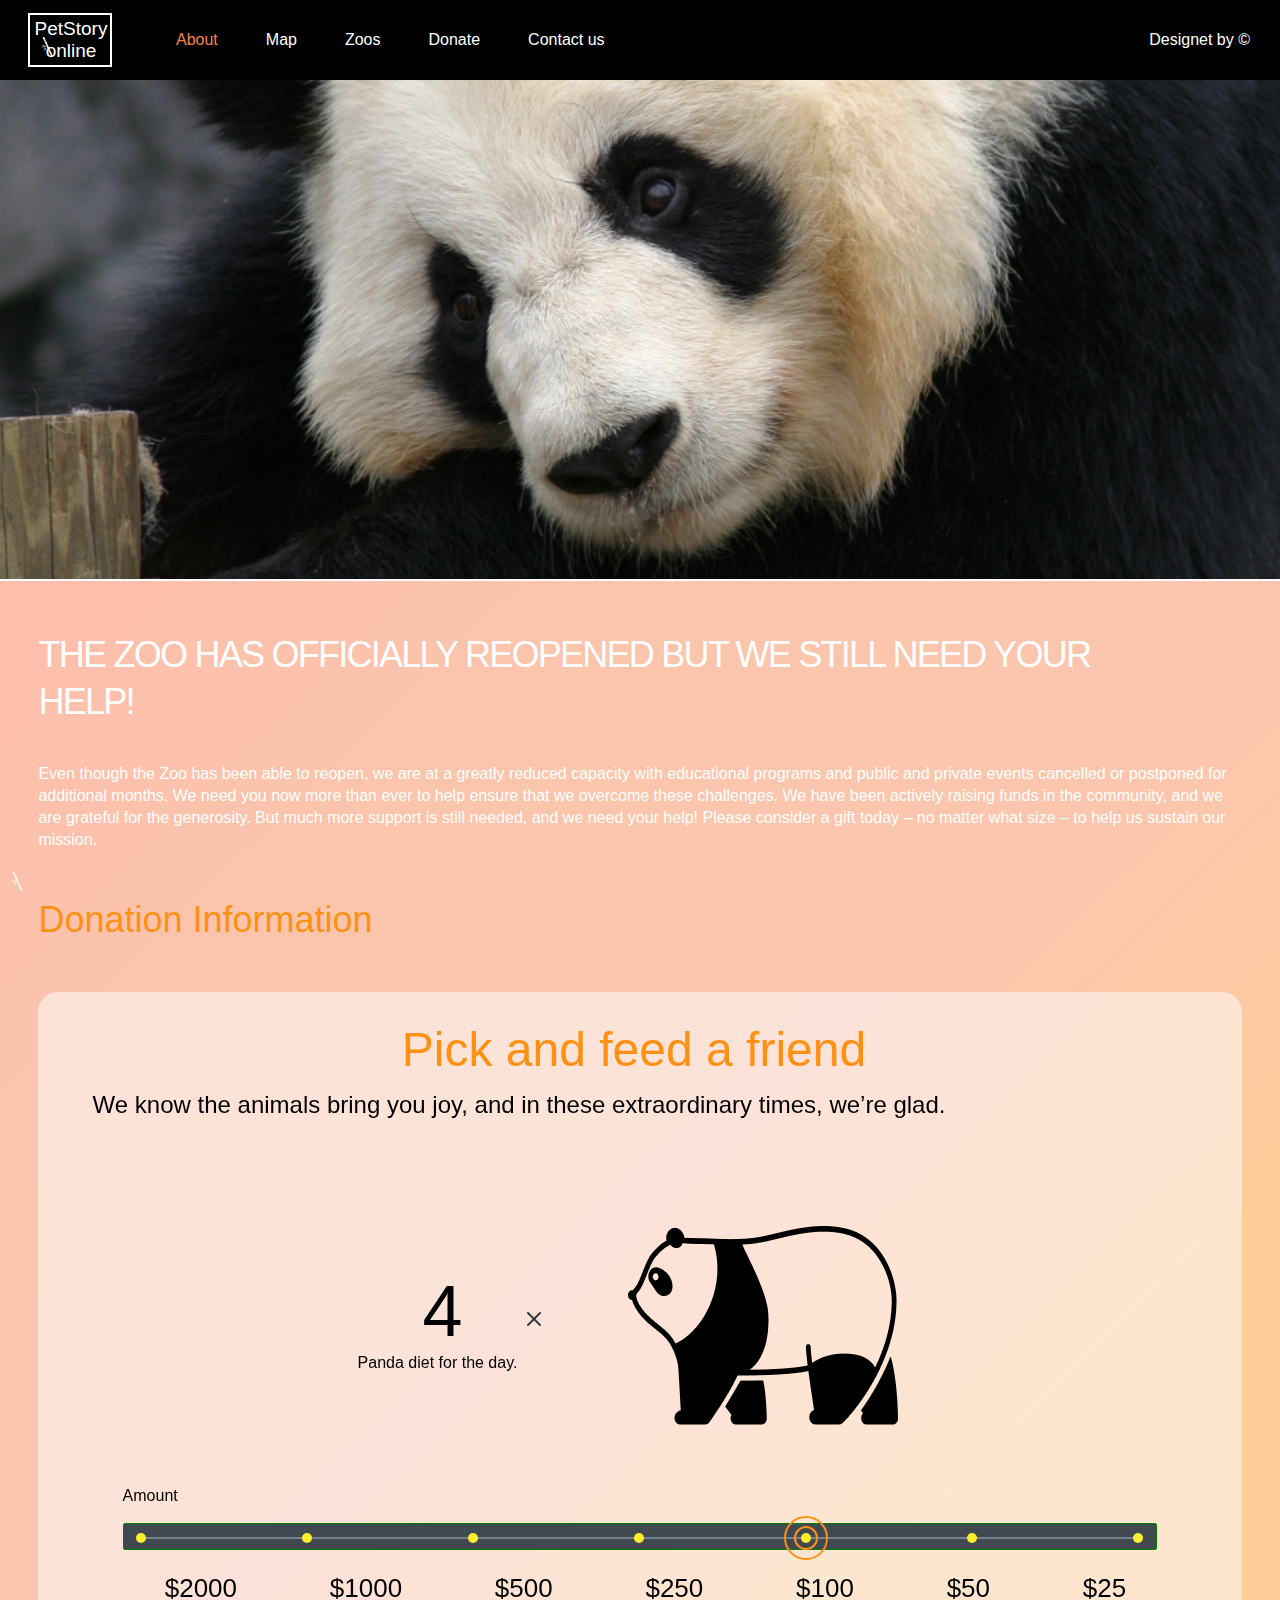
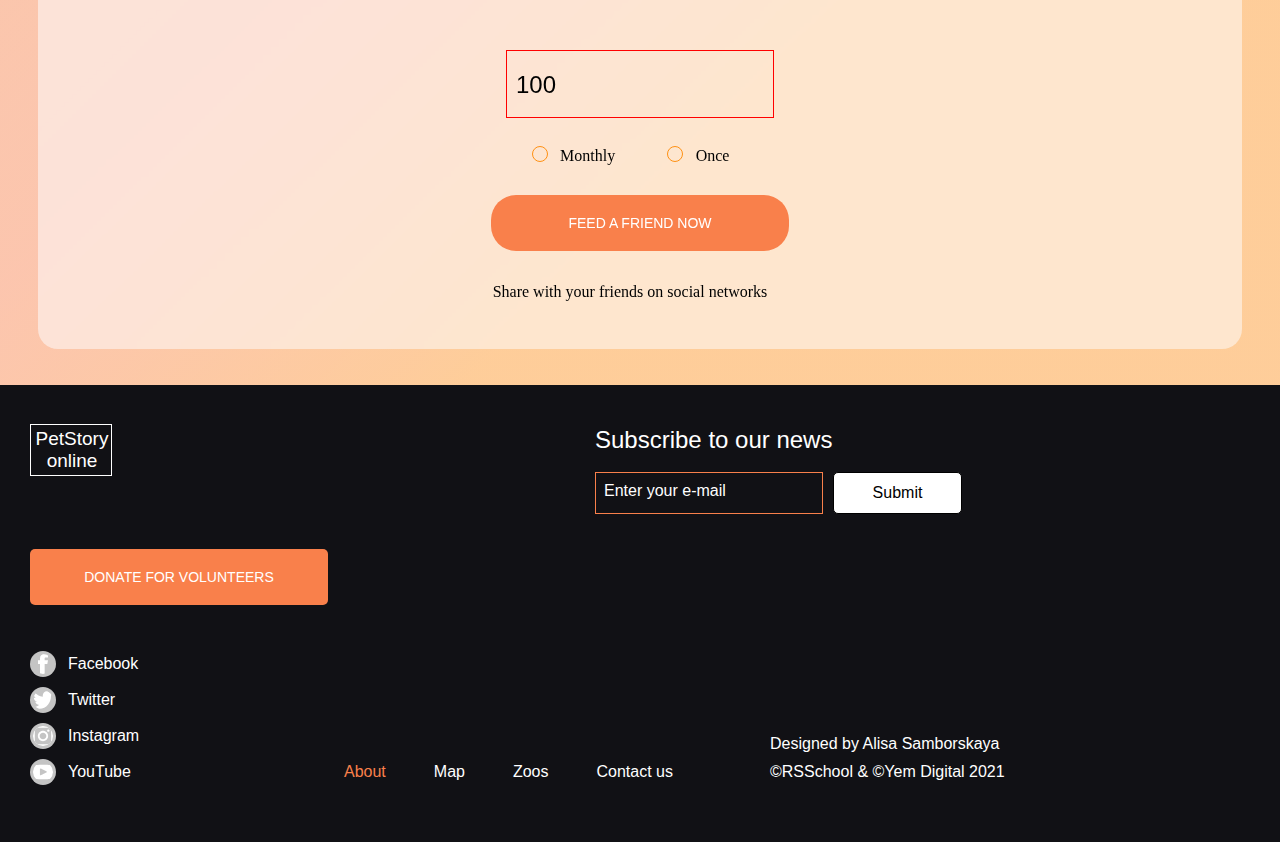
<file: pages/donate/index.html>
<!DOCTYPE html>
<html lang="en">
  <head>
    <meta charset="UTF-8" />
    <meta name="viewport" content="width=device-width, initial-scale=1.0" />
    <title><online-zoo></online-zoo></title>
    <link rel="stylesheet" href="style.css" />
  </head>
  <body>
    <header class="header" id="header">
      <div class="container header_container">
        <div class="overlay"></div>
        <div class="logo">
          <a
            href="../../pages/main/index.html"
            target="_blank"
            class="logo_pic"
          >
            <h1>PetStory online</h1>
            <img
              src="../../assets/icons/bamboo.png"
              alt="logo-pic"
              class="bamboo"
          /></a>
        </div>
        <div class="header-content">
          <nav class="header__navigation">
            <ul class="navigation">
              <li>
                <a
                  class="nav-link nav-link_active"
                  href="../../pages/main/index.html"
                  >About</a
                >
              </li>
              <li><a class="nav-link">Map</a></li>
              <li><a class="nav-link">Zoos</a></li>
              <li>
                <a class="nav-link">Donate</a>
              </li>
              <li><a class="nav-link">Contact us</a></li>
            </ul>
          </nav>
          <div class="rights">
            <a href="https://www.figma.com/" class="rights-link"
              >Designet by ©</a
            >
          </div>
        </div>
        <button class="burger ">
          <a href="#" class="menu-button">
            <span class="burger__line"></span>
          </a>
          <div class="burger-menu ">
            <div class="burger-header">
            
            <div class="burger-logo">
              <a href="../../pages/main/index.html" target="_blank" class="logo_pic">
                <h1 class="burger-title">PetStory online</h1>
                <img
                  src="../../assets/icons/bamboo-burger.png"
                  alt="logo-pic"
                  class="bamboo-burger"
              /></a>
            </div>
            <div class="burger-cross"></div>
          </div>
            <ul class="navigation-burger">
              <li><a class="burger_nav-link" href="../../pages/main/index.html">About</a></li>
            <li><a class="burger_nav-link">Map</a></li>
            <li><a class="burger_nav-link">Zoos</a></li>
            <li>
              <a href="../../pages/donate/index.html" class="burger_nav-link"
                >Donate</a
              >
            </li>
            <li><a class="burger_nav-link">Contact us</a></li>
            </ul> 
          </div>
        </button>
      </div>
      
    </header>
    <div class="img-promo"><img class="header_img" src="../../assets/images/panda_donate.jpg" /></div>
    <div class="pick-friends" id="pick-friends">
      <div class="wrapper">
        <h3 class="donation__attention">
          THE ZOO HAS OFFICIALLY REOPENED BUT WE STILL NEED YOUR HELP!
        </h3>
        <p class="donation__info">
          Even though the Zoo has been able to reopen, we are at a greatly
          reduced capacity with educational programs and public and private
          events cancelled or postponed for additional months. We need you now
          more than ever to help ensure that we overcome these challenges. We
          have been actively raising funds in the community, and we are grateful
          for the generosity. But much more support is still needed, and we need
          your help! Please consider a gift today – no matter what size – to
          help us sustain our mission.
        </p>
        <p class="donation-title">Donation Information</p>
      </div>
      <div class="pick-friends__container">
        <p class="pick-friends__title">Pick and feed a friend</p>
        <div class="pick-friends__content">
          <p class="pick-friends__subtitle">
            We know the animals bring you joy, and in these extraordinary times,
            we’re glad.
          </p>
        </div>
        <div class="count-money__icons">
          <div class="count-money__item1">
            <p class="animals-amount">4</p>
            <p class="animals-amount__text">Panda diet for the day.</p>
          </div>
          <img class="count-money_item2" src="../../assets/icons/x_icon.svg" />
          <img
            class="count-money_item3"
            src="../../assets/icons/animals-widget.png"
          />
        </div>
        <div class="line-block">
          <p class="line-title">Amount</p>
          <div class="line-rectangle">
            <div class="choices">
              <div class="line-bar">
                <div class="scale">
                  <input type="radio" name="dot" id="5000" value="5000" class="sum"/>
                  <input type="radio" name="dot" id="2000" value="2000" class="sum "/>
                  <input type="radio" name="dot" id="1000" value="1000" class="sum"/>
                  <input type="radio" name="dot" id="500" value="500" class="sum"/>
                  <input type="radio" name="dot" id="250" value="250" class="sum"/>
                  <input type="radio" name="dot" id="100" value="100" class="sum" checked/>
                  <input type="radio" name="dot" id="50" value="50" class="sum"/>
                  <input type="radio" name="dot" id="25" value="25" class="sum"/>
                </div>
                <div class="price-scale">
                  <label for="5000" class="value">$5000</label>
                  <label for="2000" class="value">$2000</label>
                  <label for="1000" class="value">$1000</label>
                  <label for="500" class="value">$500</label>
                  <label for="250" class="value">$250</label>
                  <label for="100" class="value">$100</label>
                  <label for="50" class="value">$50</label>
                  <label for="25" class="value">$25</label>
                </div>
              </div>
            </div>
          </div>
        </div>
        <div class="payment-form">
          <input
            type="text"
            class="money-amount"
            placeholder="Another amount" maxlength="4"  id="sumValue" pattern="^0[1-9]|[1-9]\d$" required
          />
        </div>
        <div class="time-choices">
          <form class="time-choice__form">
            <div>
              <input
                type="radio"
                id="monthly"
                name="time"
                value="monthly"
                class="time"
              />
              <label for="monthly">Monthly</label>
            </div>
            <div>
              <input
                type="radio"
                id="once"
                name="time"
                value="once"
                class="time"
              />
              <label for="once">Once</label>
            </div>
          </form>
        </div>
        <div class="payment-button">
          <button class="button">FEED A FRIEND NOW</button>
        </div>

        <p class="share">Share with your friends on social networks</p>
      </div>
    </div>

    <footer class="footer" id="footer">
      <div class="container">
        <div class="layout-3-column">
          <div class="footer__column-1">
            <div class="footer-logo">
              <a
                href="../../pages/main/index.html"
                target="_blank"
                class="logo_pic"
              >
                <h1>PetStory online</h1>
                <img
                  src="../../assets/icons/bamboo.png"
                  alt="logo-pic"
                  class="bamboo"
              /></a>
            </div>
            <div class="footer__button-block">
              <form action="../../pages/donate/index.html" target="_blank">
                <button class="button button_footer">
                  DONATE FOR VOLUNTEERS
                </button>
              </form>
            </div>
            <div class="social-link-block">
              <div class="social-link facebook">
                <a href="https://www.facebook.com"
                  ><img class="social-icon"
                    src="../../assets/icons/facebook.svg"
                    alt="facebook-icon"
                  /><span>Facebook</span></a
                >
              </div>
              <div class="social-link twiter">
                <a href="https://twitter.com/"
                  ><img class="social-icon"
                    src="../../assets/icons/twitter.svg"
                    alt="twiiter-icon"
                  /><span>Twitter</span></a
                >
              </div>
              <div class="social-link instagramm">
                <a href="https://www.instagram.com"
                  ><img class="social-icon"
                    src="../../assets/icons/instagramm.svg"
                    alt="instagramm-icon"
                  /><span>Instagram</span></a
                >
              </div>
              <div class="social-link youtube">
                <a href="https://www.youtube.com/"
                  ><img class="social-icon"
                    src="../../assets/icons/youtube.svg"
                    alt="youtube-icon"
                  /><span>YouTube</span></a
                >
              </div>
            </div>
          </div>
          <div class="footer__column-2">
            <nav class="footer_navigation">
              <ul class="navigation">
                <li>
                  <a class="nav-link nav-link_active" href="../main/index.html"
                    >About</a
                  >
                </li>
                <li><a class="nav-link">Map</a></li>
                <li><a class="nav-link">Zoos</a></li>
                <li><a class="nav-link">Contact us</a></li>
              </ul>
            </nav>
          </div>
          <div class="footer__column-3">
            <div class="footer-form">
              <p class="footer__form-title">Subscribe to our news</p>
              <form
                id="subscribe-form"
                class="subscribe-form"
                action="#"
                method="post"
              >
                <div class="form-block">
                  <label class="subscribe-label" for="subscribe-email"></label>
                  <input
                    id="subscribe-email"
                    placeholder="Enter your e-mail"
                    class="subscribe-input"
                    type="email"
                    required
                  />
                </div>
                <div class="subscribe__button-block">
                  <button class="submit-button">Submit</button>
                </div>
              </form>
            </div>
            <div class="footer__rights">
              <a
                href="https://www.figma.com/file/ypzT9idgAILaSRVRmDAJxn/online-zoo-3-weeks?node-id=126%3A0"
                class="footer__rights_link"
                >Designed by Alisa Samborskaya</a
              >
              <a href="https://rs.school/js/" class="footer__rights_link"
                >©RSSchool & ©Yem Digital 2021</a
              >
            </div>
          </div>
        </div>
      </div>
    </footer>
    <script src="script.js"></script>
  </body>
</html>
</file>
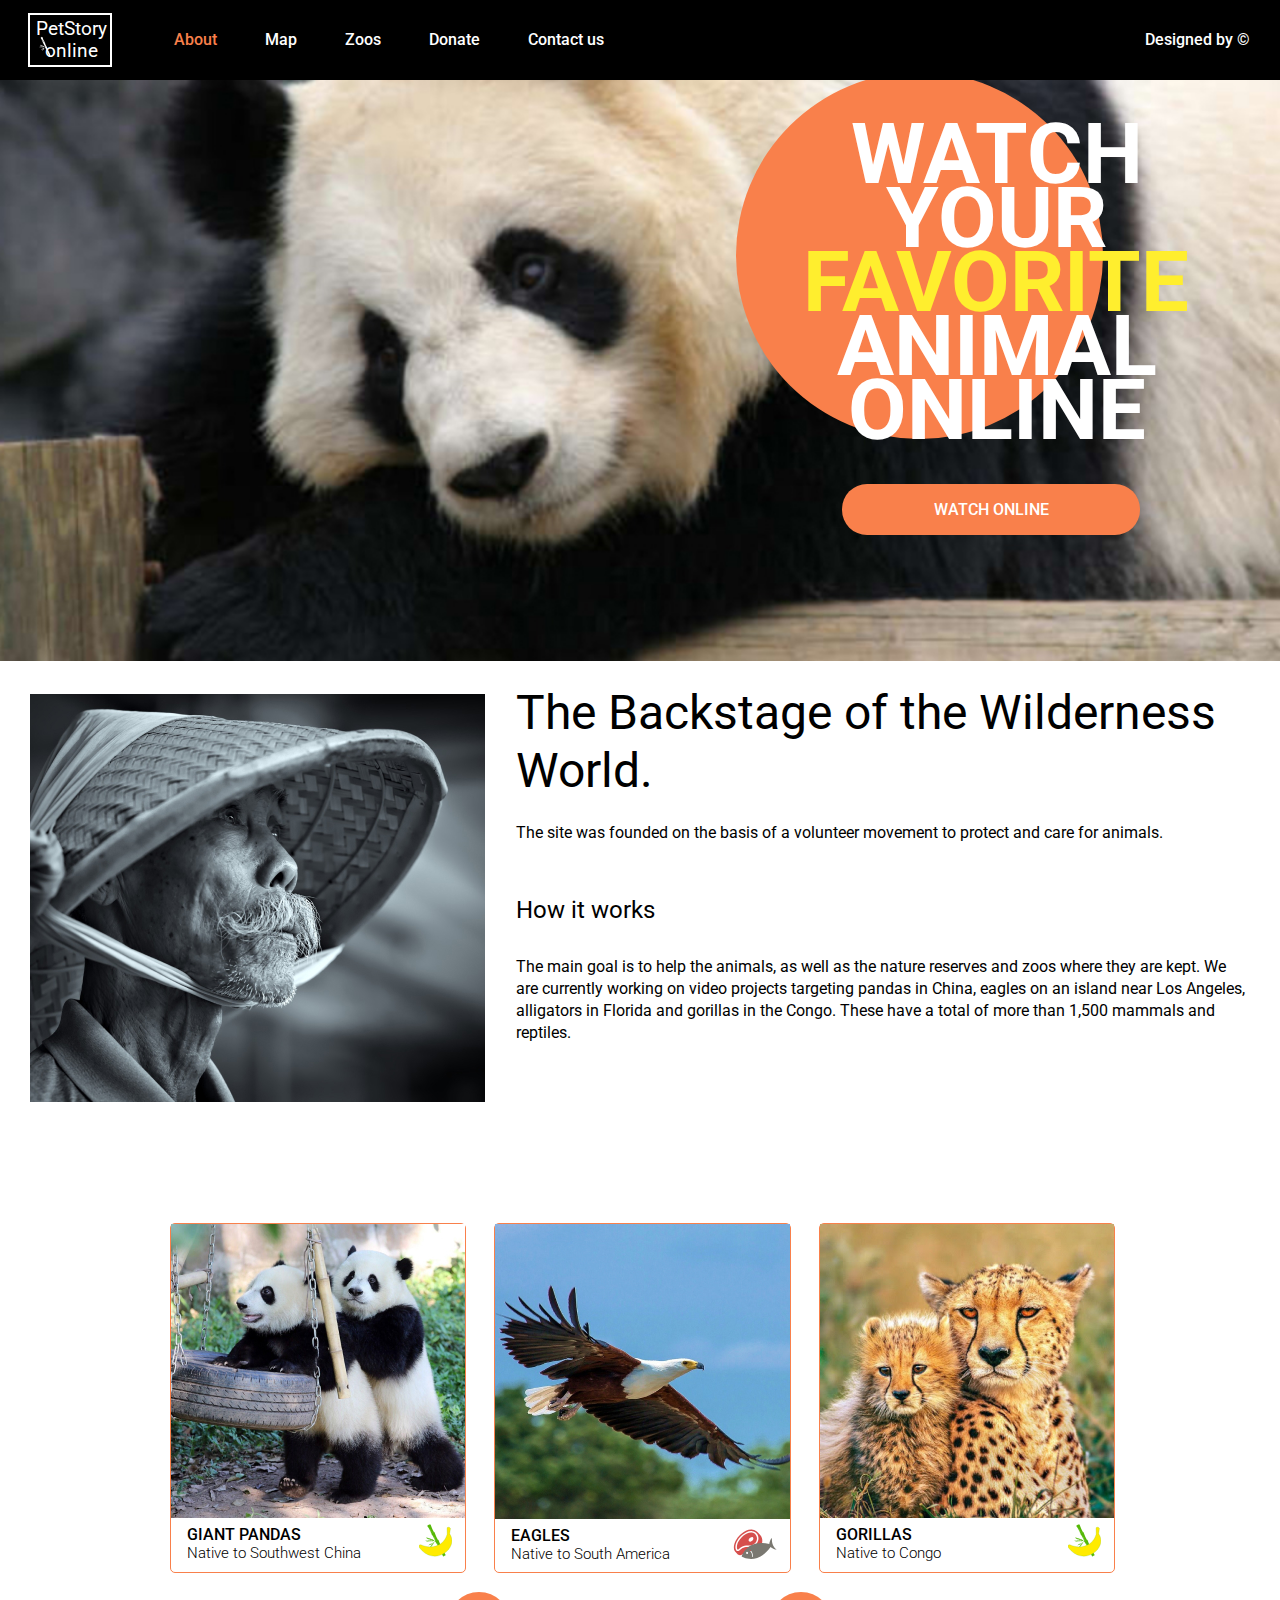
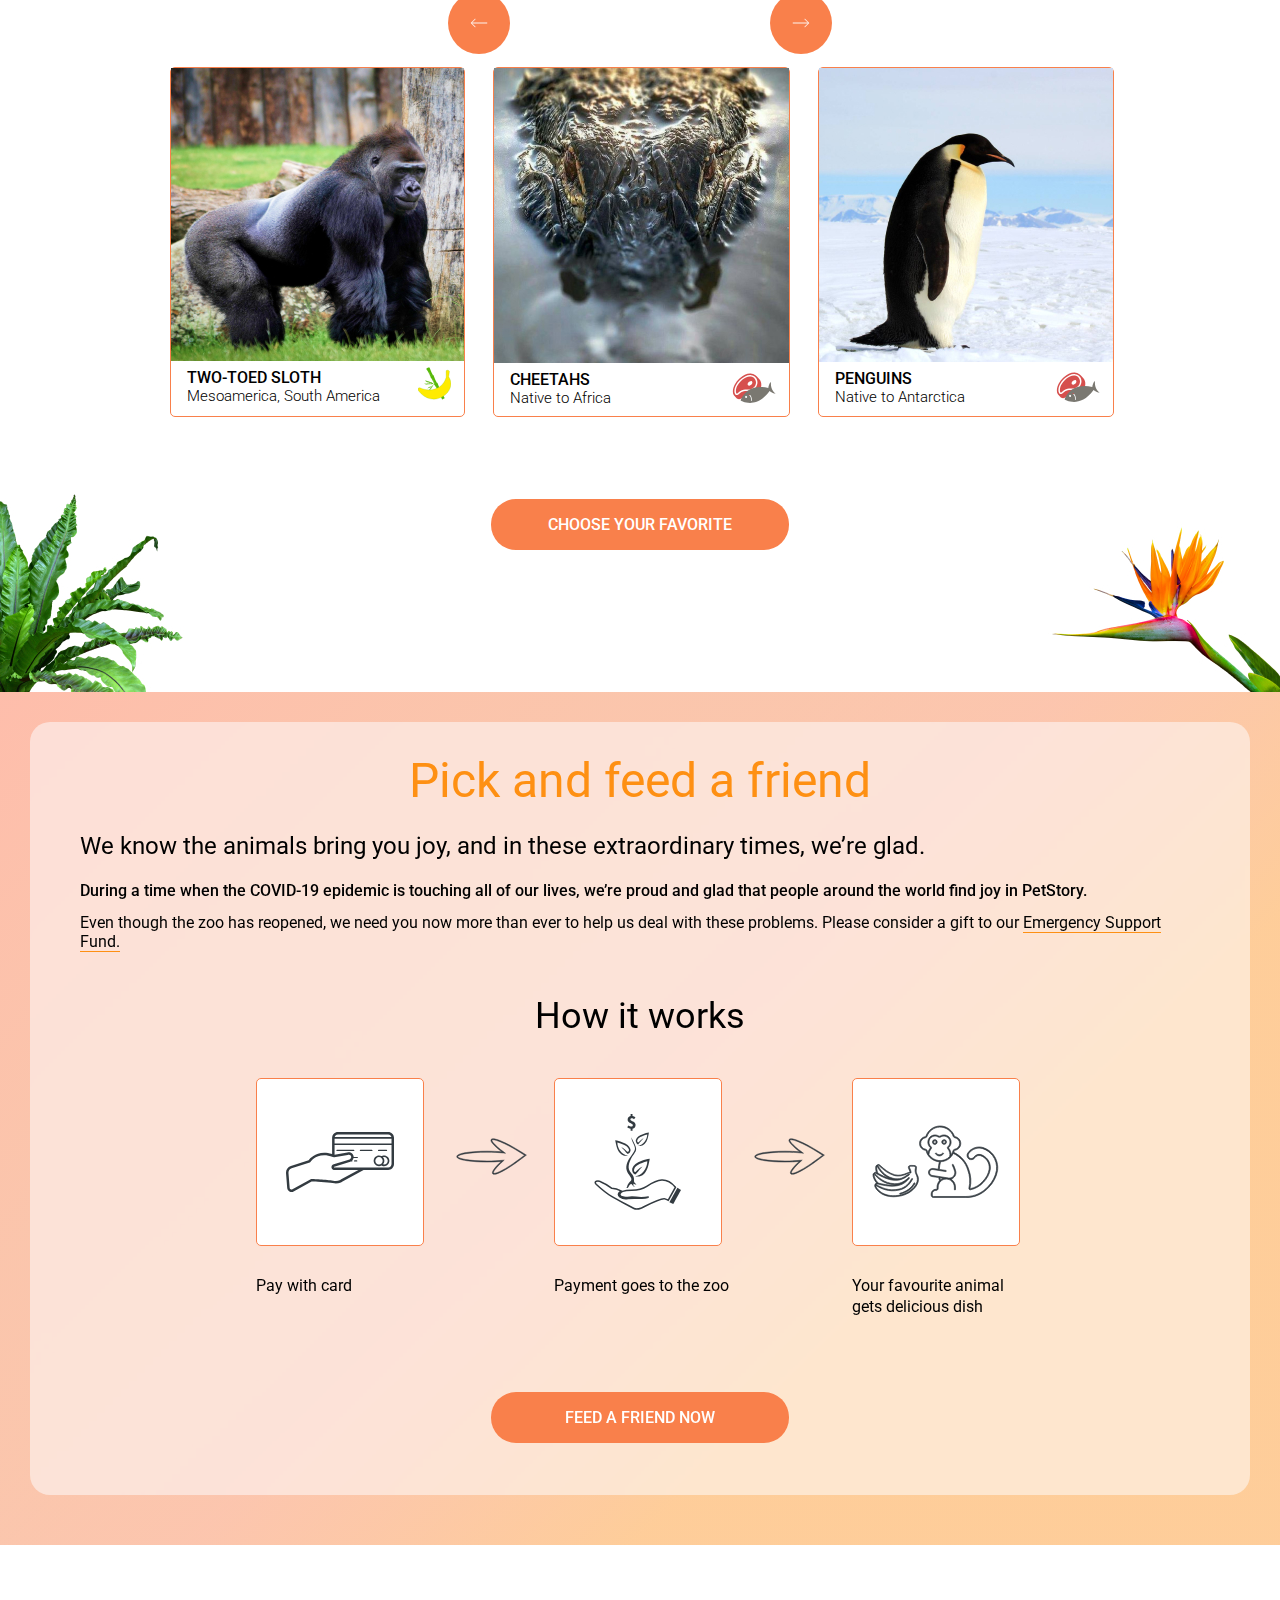
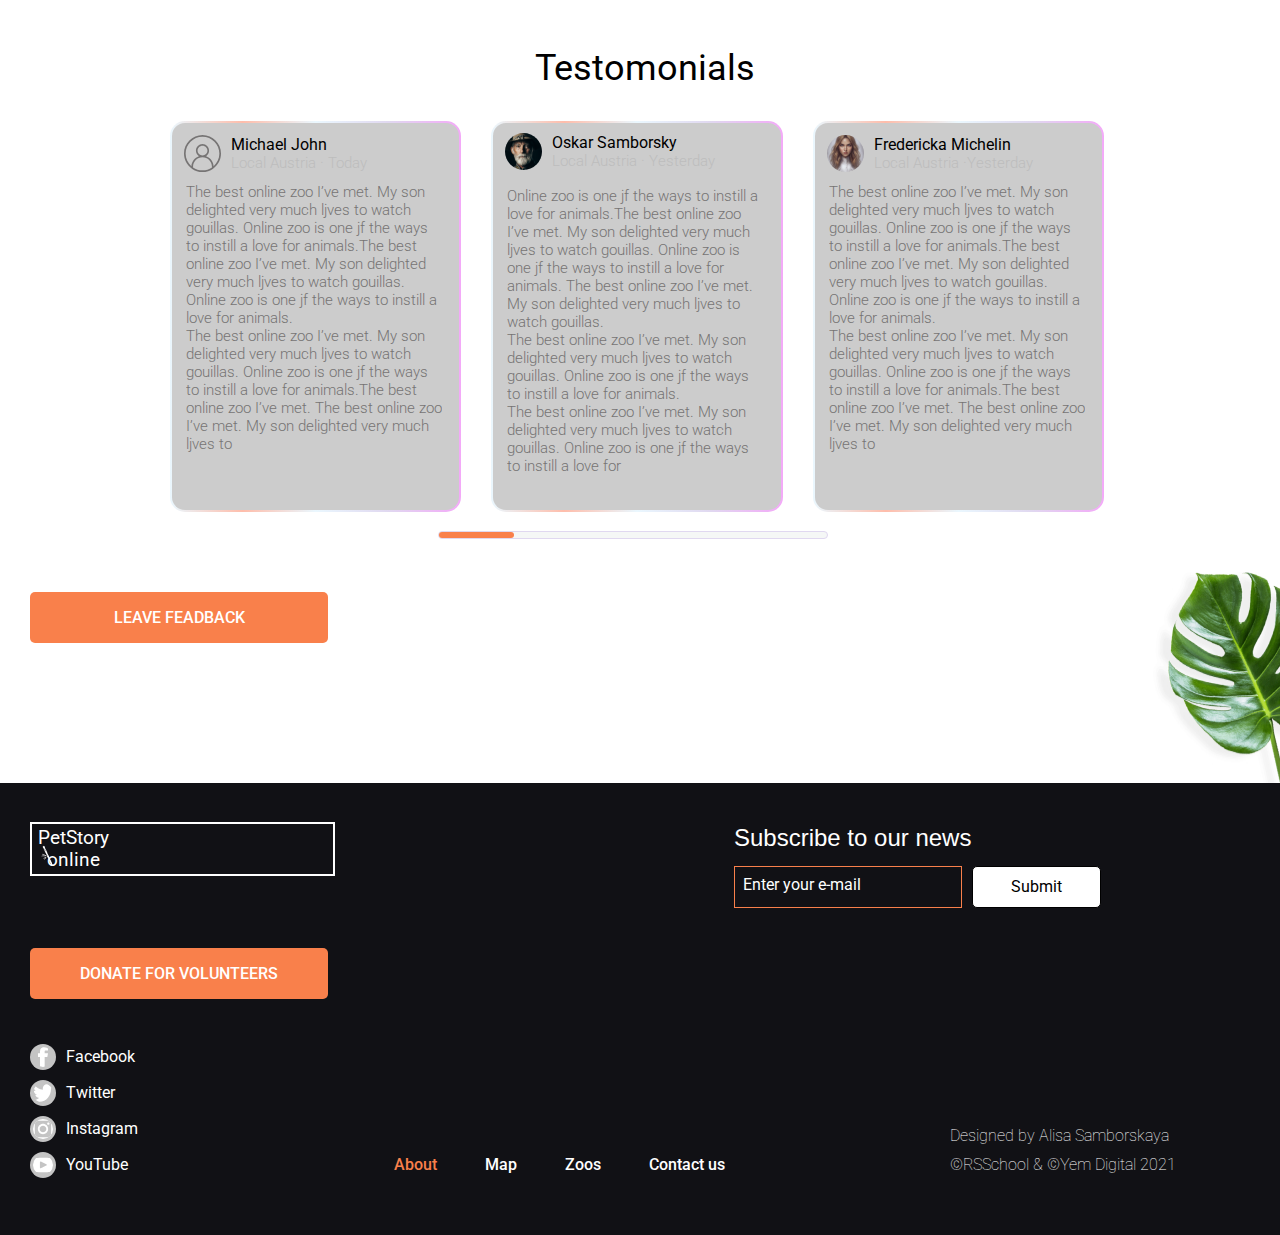
<file: pages/main/index.html>
<!DOCTYPE html>
<html lang="en">
  <head>
    <meta charset="UTF-8" />
    <meta name="viewport" content="width=device-width, initial-scale=1.0" />
    <title>Online-zoo</title>
    <link rel="preconnect" href="https://fonts.googleapis.com" />
    <link rel="preconnect" href="https://fonts.gstatic.com" crossorigin />
    <link
      href="https://fonts.googleapis.com/css2?family=Red+Hat+Text:wght@500&family=Roboto:wght@300;400;500;700&display=swap"
      rel="stylesheet"
    />
    <link rel="stylesheet" href="style.css" />
  </head>
  <body>
    <header class="header" id="header">
      <div class="container header_container">
        <div class="overlay"></div>
        <div class="logo">
          <a href="../../pages/main/index.html" target="_blank" class="logo_pic">
            <h1>PetStory online</h1>
            <img
              src="../../assets/icons/bamboo.png"
              alt="logo-pic"
              class="bamboo"
          /></a>
        </div>
        <div class="header-content">
          <nav class="header__navigation">
            <ul class="navigation">
              <li><a class="nav-link nav-link_active">About</a></li>
              <li><a class="nav-link">Map</a></li>
              <li><a class="nav-link">Zoos</a></li>
              <li>
                <a href="../../pages/donate/index.html" class="nav-link"
                  >Donate</a
                >
              </li>
              <li><a class="nav-link">Contact us</a></li>
            </ul>
          </nav>
          <div class="rights">
            <a  href="https://www.figma.com/" class="rights-link"
              >Designed by ©</a
            >
          </div>
        </div>
        <button class="burger ">
          <a href="#" class="menu-button">
            <span class="burger__line"></span>
          </a>
          <div class="burger-menu ">
            <div class="burger-header">
            
            <div class="burger-logo">
              <a href="../../pages/main/index.html" target="_blank" class="logo_pic">
                <h1 class="burger-title">PetStory online</h1>
                <img
                  src="../../assets/icons/bamboo-burger.png"
                  alt="logo-pic"
                  class="bamboo-burger"
              /></a>
            </div>
            <div class="burger-cross"></div>
          </div>
            <ul class="navigation-burger">
              <li><a class="burger_nav-link" href="../../pages/main/index.html">About</a></li>
            <li><a class="burger_nav-link">Map</a></li>
            <li><a class="burger_nav-link">Zoos</a></li>
            <li>
              <a href="../../pages/donate/index.html" class="burger_nav-link"
                >Donate</a
              >
            </li>
            <li><a class="burger_nav-link">Contact us</a></li>
            </ul> 
          </div>
        </button>
      </div>
    </header>
    <main class="main">
      <div class="promo" id="promo">
        <div class="container promo-container">
          <div class="promo__content">
            <div class="promo__circle">
              <p class="promo__title">
                WATCH YOUR <b class="promo__title_bold">FAVORITE</b> ANIMAL
                ONLINE
              </p>
            </div>
            <div class="promo__button">
              <button class="button">WATCH ONLINE</button>
            </div>
          </div>
        </div>
      </div>
      <div class="backstage" id="backstage">
        <div class="container">
          <div class="backstage-content">
            <div class="backstage__image">
        
              <img  alt="bamboo-cap" src="../../assets/images/bamboo-cap.jpg"/>
            </div>
            <div class="backstage__description">
              <h2 class="backstage-title">
                The Backstage of the Wilderness World.
              </h2>
              <p>
                The site was founded on the basis of a volunteer movement to
                protect and care for animals.
              </p>
              <h4>How it works</h4>
              <p>
                The main goal is to help the animals, as well as the nature
                reserves and zoos where they are kept. We are currently working
                on video projects targeting pandas in China, eagles on an island
                near Los Angeles, alligators in Florida and gorillas in the
                Congo. These have a total of more than 1,500 mammals and
                reptiles.
              </p>
            </div>
          </div>
        </div>
      </div>
      <div class="animals" id="animals">
        <div class="container">
          <div class="animals__cards">
            <div class="card card1">
              <div class="card__img">
                <img src="../../assets/images/pet_1.jpg" class="pet1" alt="pet1" />
              </div>
              <div class="card__description">
                <div class="card-text">
                  <p class="animal-name">GIANT PANDAS</p>
                  <p class="animal-area">Native to Southwest China</p>
                </div>
                <div class="card__icon">
                  <img
                    src="../../assets/icons/banana-bamboo_icon.svg"
                    alt="banana"
                  />
                </div>
              </div>
            </div>
            <div class="card card2">
              <div class="card__img">
                <img src="../../assets/images/pet_2.jpg"   class="pet2" alt="pet2" />
              </div>
              <div class="card__description">
                <div class="card-text">
                  <p class="animal-name">EAGLES</p>
                  <p class="animal-area">Native to South America</p>
                </div>
                <div class="card__icon">
                  <img src="../../assets/icons/meet-fish_icon.svg" alt="meet" />
                </div>
              </div>
            </div>
            <div class="card card3">
                <div class="card__img">
                  <img src="../../assets/images/pet_3.jpg"  class="pet3" alt="pet3" />
                </div>
                <div class="card__description">
                  <div class="card-text">
                    <p class="animal-name">GORILLAS</p>
                    <p class="animal-area">Native to Congo</p>
                  </div>
                  <div class="card__icon">
                    <img
                      src="../../assets/icons/banana-bamboo_icon.svg"
                      alt="banana"
                    />
                  </div>
                </div>
              </div>
              <div class="card card4">
                <div class="card__img">
                  <img src="../../assets/images/pet_4.jpg"  class="pet4" alt="pet4" />
                </div>
                <div class="card__description">
                  <div class="card-text">
                    <p class="animal-name">TWO-TOED SLOTH</p>
                    <p class="animal-area">Mesoamerica, South America</p>
                  </div>
                  <div class="card__icon">
                    <img
                      src="../../assets/icons/banana-bamboo_icon.svg"
                      alt="banana"
                    />
                  </div>
                </div>
              </div>
              <div class="card card5">
                <div class="card__img">
                  <img src="../../assets/images/pet_5.jpg"  class="pet5" alt="pet5" />
                </div>
                <div class="card__description">
                  <div class="card-text">
                    <p class="animal-name">CHEETAHS</p>
                    <p class="animal-area">Native to Africa</p>
                  </div>
                  <div class="card__icon">
                    <img
                      src="../../assets/icons/meet-fish_icon.svg"
                      alt="meet"
                    />
                  </div>
                </div>
              </div>
              <div class="card card6">
                <div class="c+">
                  <img src="../../assets/images/pet_6.jpg"  class="pet6" alt="pet6" />
                </div>
                <div class="card__description">
                  <div class="card-text">
                    <p class="animal-name">PENGUINS</p>
                    <p class="animal-area">Native to Antarctica</p>
                  </div>
                  <div class="card__icon">
                    <img
                      src="../../assets/icons/meet-fish_icon.svg"
                      alt="meet"
                    />
                  </div>
                </div>
              </div>
            </div>
          </div>
          <div class="animals__button">
            <button class="button">CHOOSE YOUR FAVORITE</button>
          </div>
          
            <div class="arrow arrow-left">
                <img src="../../assets/icons/arrow-left.svg" alt="arrow-right" />
            </div>
            <div class="arrow arrow-right">
              <img src="../../assets/icons/arrow-right.svg" alt="arrow-right" />
            </div>
          
        
        </div>
      </div>
      <div class="pick-friends" id="pick-friends">
        <div class="pick-friends_container">
          <p class="pick-friends__title">Pick and feed a friend</p>
          <div class="pick-friends__content">
            <p class="pick-friends__subtitle">
              We know the animals bring you joy, and in these extraordinary
              times, we’re glad.
            </p>
            <p class="pick-friend__info">
              During a time when the COVID-19 epidemic is touching all of our
              lives, we’re proud and glad that people around the world find joy
              in PetStory. </p>
              <p class="pick-friends_info2">Even though the zoo has reopened, we need you now
              more than ever to help us deal with these problems. Please
              consider a gift to our
              <a href="../../pages/donate/index.html" class="pick-friend__link"
                >Emergency Support Fund. </a
              >
            </p>
          </div>
          <div class="pick-friend__description">
            <h3>How it works</h3>
            <div class="layout-5-column">
              <div class="pay-card pay-card_1">
                <div class="pay__icon">
                  <img src="../../assets/icons/pay.svg" alt="pay-card" />
                </div>
                <p class="pay__description">Pay with card</p>
              </div>
              <div class="pick-friend__arrow">
                <img src="../../assets/icons/Vector.svg" alt="big-arrow" />
              </div>
              <div class="pay-card pay-card_2">
                <div class="pay__icon">
                  <img src="../../assets/icons/zoo.svg" alt="leaves" />
                </div>
                <p class="pay__description">Payment goes to the zoo</p>
              </div>
              <div class="pick-friend__arrow">
                <img src="../../assets/icons/Vector.svg" alt="big-arrow" />
              </div>
              <div class="pay-card pay-card_3">
                <div class="pay__icon">
                  <img src="../../assets/icons/monkey.svg" alt="big-arrow" />
                </div>
                <p class="pay__description">Your favourite animal gets delicious dish</p>
              </div>
            </div>
            
            <form action="../../pages/donate/index.html" target="_blank">
              <div class="pick-friend__button">
                <button class="button">FEED A FRIEND NOW</button>
              </div>
            </form>
          </div>
        </div>
      </div>
      <div class="testimonials" id="testimonials">
        <div class="container testimonials_container">
          <div class="testimonials-cross-review"></div>
          <h3 class="testimonials-title">Testomonials</h3>
          <div class="layout-4-column">
            
            <div class="testomonials-reviews">
            
              <div class="review ">
                
                <div class="review__user">
                  <div class="user-icon">
                    <img
                      src="../../assets/icons/user_icon.svg"
                      alt="user-icon"
                    />
                  </div>
                  <div class="user-info">
                    <p class="user-info_name">Michael John</p>
                    <p class="user-info_country">Local Austria &#183; Today</p>
                  
                  </div>
                </div>
                <div class="review__text">
                  <p>
                    The best online zoo I’ve met. My son delighted very much
                    ljves to watch gouillas. Online zoo is one jf the ways to
                    instill a love for animals.The best online zoo I’ve met. My
                    son delighted very much ljves to watch gouillas. Online zoo
                    is one jf the ways to instill a love for animals.
                    </p>
                     <p>The best
                    online zoo I’ve met. My son delighted very much ljves to
                    watch gouillas. Online zoo is one jf the ways to instill a
                    love for animals.The best online zoo I’ve met. The best
                    online zoo I’ve met. My son delighted very much ljves to
                  </p>
                </div>
              </div>
              <div class="review">
                <div class="review__user">
                  <div class="user-icon">
                    <img src="../../assets/icons/user2.svg" alt="user2" />
                  </div>
                  <div class="user-info">
                    <p class="user-info_name">Oskar Samborsky</p>
                    <p class="user-info_country">Local Austria &#183; Yesterday</p>
                    
                  </div>
                </div>
                <div class="review__text">
                  <p>
                    Online zoo is one jf the ways to instill a love for
                    animals.The best online zoo I’ve met. My son delighted very
                    much ljves to watch gouillas. Online zoo is one jf the ways
                    to instill a love for animals.
                    The best online zoo I’ve met.
                    My son delighted very much ljves to watch gouillas.</p> <p>The best
                    online zoo I’ve met. My son delighted very much ljves to
                    watch gouillas. Online zoo is one jf the ways to instill a
                    love for animals.</p>
                    <p>
                    The best online zoo I’ve met. My son
                    delighted very much ljves to watch gouillas. Online zoo is
                    one jf the ways to instill a love for 
                  
                  </p>
                </div>
              </div>
              <div class="review">
                <div class="review__user">
                  <div class="user-icon">
                    <img src="../../assets/icons/user3.svg" alt="user3" />
                  </div>
                  <div class="user-info">
                    <p class="user-info_name">Fredericka Michelin</p>
                    <p class="user-info_country">Local Austria &#183;Yesterday</p>
                  
                  </div>
                </div>
                <div class="review__text">
                  <p>
                    The best online zoo I’ve met. My son delighted very much
                    ljves to watch gouillas. Online zoo is one jf the ways to
                    instill a love for animals.The best online zoo I’ve met. My
                    son delighted very much ljves to watch gouillas. Online zoo
                    is one jf the ways to instill a love for animals.
                    </p>
                     <p>The best
                    online zoo I’ve met. My son delighted very much ljves to
                    watch gouillas. Online zoo is one jf the ways to instill a
                    love for animals.The best online zoo I’ve met. The best
                    online zoo I’ve met. My son delighted very much ljves to
                  </p>
                </div>
              </div>
              <div class="review ">
                <div class="review__user">
                  <div class="user-icon">
                    <img src="../../assets/icons/user4.svg" alt="user4" />
                  </div>
                  <div class="user-info">
                    <p class="user-info_name">Mila Riksha</p>
                    <p class="user-info_country">Local Austria	
                        &#183;Yesterday</p>
                    
                  </div>
                </div>
                <div class="review__text">
                  <p>
                    My son delighted very much ljves to watch gouillas. Online
                    zoo is one jf the ways to instill a love for animals.The
                    best online zoo I’ve met. My son delighted very much ljves
                    to watch gouillas. Online zoo is one jf the ways to instill
                    a love for animals.The best online zoo I’ve met. My son
                    delighted very much ljves to watch gouillas. Online zoo is
                    one jf the ways to instill a love for animals.The best
                    online zoo I’ve met. My son delighted very much ljves to
                    watch gouillas. </p>
                    <p>The best online zoo I’ve met. My son
                      delighted very much ljves to watch gouillas. Online zoo is
                      one jf </p>
                  
                </div>
              </div>
              <div class="review ">
                
                <div class="review__user">
                  <div class="user-icon">
                    <img
                      src="../../assets/icons/user_icon.svg"
                      alt="user-icon"
                    />
                  </div>
                  <div class="user-info">
                    <p class="user-info_name">Alex Petrenco</p>
                    <p class="user-info_country">Local France &#183; Today</p>
                  
                  </div>
                </div>
                <div class="review__text">
                  <p>
                    The best online zoo I’ve met. My son delighted very much
                    ljves to watch gouillas. Online zoo is one jf the ways to
                    instill a love for animals.The best online zoo I’ve met. My
                    son delighted very much ljves to watch gouillas. Online zoo
                    is one jf the ways to instill a love for animals.
                    </p>
                     <p>The best
                    online zoo I’ve met. My son delighted very much ljves to
                    watch gouillas. Online zoo is one jf the ways to instill a
                    love for animals.The best online zoo I’ve met. The best
                    online zoo I’ve met. My son delighted very much ljves to
                  </p>
                </div>
              </div>
              <div class="review ">
                
                <div class="review__user">
                  <div class="user-icon">
                    <img
                      src="../../assets/icons/user_icon.svg"
                      alt="user-icon"
                    />
                  </div>
                  <div class="user-info">
                    <p class="user-info_name">Michael Norman</p>
                    <p class="user-info_country">USA &#183; Today</p>
                  
                  </div>
                </div>
                <div class="review__text">
                  <p>
                    Online zoo is one jf the ways to instill a love for
                    animals.The best online zoo I’ve met. My son delighted very
                    much ljves to watch gouillas. Online zoo is one jf the ways
                    to instill a love for animals.
                    The best online zoo I’ve met.
                    My son delighted very much ljves to watch gouillas.</p> <p>The best
                    online zoo I’ve met. My son delighted very much ljves to
                    watch gouillas. Online zoo is one jf the ways to instill a
                    love for animals.</p>
                    <p>
                    The best online zoo I’ve met. My son
                    delighted very much ljves to watch gouillas. Online zoo is
                    one jf the ways to instill a love for 
                  
                  </p>
                </div>
              </div>
              <div class="review ">
                
                <div class="review__user">
                  <div class="user-icon">
                    <img
                      src="../../assets/icons/user_icon.svg"
                      alt="user-icon"
                    />
                  </div>
                  <div class="user-info">
                    <p class="user-info_name">Jenie Michelin</p>
                    <p class="user-info_country">Local Japan &#183; Today</p>
                  
                  </div>
                </div>
                <div class="review__text">
                  <p>
                    The best online zoo I’ve met. My son delighted very much
                    ljves to watch gouillas. Online zoo is one jf the ways to
                    instill a love for animals.The best online zoo I’ve met. My
                    son delighted very much ljves to watch gouillas. Online zoo
                    is one jf the ways to instill a love for animals.
                    </p>
                     <p>The best
                    online zoo I’ve met. My son delighted very much ljves to
                    watch gouillas. Online zoo is one jf the ways to instill a
                    love for animals.The best online zoo I’ve met. The best
                    online zoo I’ve met. My son delighted very much ljves to
                  </p>
                </div>
              </div>
              <div class="review ">
                
                <div class="review__user">
                  <div class="user-icon">
                    <img
                      src="../../assets/icons/user_icon.svg"
                      alt="user-icon"
                    />
                  </div>
                  <div class="user-info">
                    <p class="user-info_name">Darya Pon</p>
                    <p class="user-info_country">Local China&#183; Today</p>
                  
                  </div>
                </div>
                <div class="review__text">
                  <p>
                    Online zoo is one jf the ways to instill a love for
                    animals.The best online zoo I’ve met. My son delighted very
                    much ljves to watch gouillas. Online zoo is one jf the ways
                    to instill a love for animals.
                    The best online zoo I’ve met.
                    My son delighted very much ljves to watch gouillas.</p> <p>The best
                    online zoo I’ve met. My son delighted very much ljves to
                    watch gouillas. Online zoo is one jf the ways to instill a
                    love for animals.</p>
                    <p>
                    The best online zoo I’ve met. My son
                    delighted very much ljves to watch gouillas. Online zoo is
                    one jf the ways to instill a love for 
                  
                  </p>
                </div>
              </div>
              <div class="review ">
                
                <div class="review__user">
                  <div class="user-icon">
                    <img
                      src="../../assets/icons/user_icon.svg"
                      alt="user-icon"
                    />
                  </div>
                  <div class="user-info">
                    <p class="user-info_name">Piter John</p>
                    <p class="user-info_country">Local Austria &#183; Today</p>
                  
                  </div>
                </div>
                <div class="review__text">
                  <p>
                    The best online zoo I’ve met. My son delighted very much
                    ljves to watch gouillas. Online zoo is one jf the ways to
                    instill a love for animals.The best online zoo I’ve met. My
                    son delighted very much ljves to watch gouillas. Online zoo
                    is one jf the ways to instill a love for animals.
                    </p>
                     <p>The best
                    online zoo I’ve met. My son delighted very much ljves to
                    watch gouillas. Online zoo is one jf the ways to instill a
                    love for animals.The best online zoo I’ve met. The best
                    online zoo I’ve met. My son delighted very much ljves to
                  </p>
                </div>
              </div>
              <div class="review ">
                
                <div class="review__user">
                  <div class="user-icon">
                    <img
                      src="../../assets/icons/user_icon.svg"
                      alt="user-icon"
                    />
                  </div>
                  <div class="user-info">
                    <p class="user-info_name">Michael Derek</p>
                    <p class="user-info_country">Local Austria &#183; Today</p>
                  
                  </div>
                </div>
                <div class="review__text">
                  <p>
                    The best online zoo I’ve met. My son delighted very much
                    ljves to watch gouillas. Online zoo is one jf the ways to
                    instill a love for animals.The best online zoo I’ve met. My
                    son delighted very much ljves to watch gouillas. Online zoo
                    is one jf the ways to instill a love for animals.
                    </p>
                     <p>The best
                    online zoo I’ve met. My son delighted very much ljves to
                    watch gouillas. Online zoo is one jf the ways to instill a
                    love for animals.The best online zoo I’ve met. The best
                    online zoo I’ve met. My son delighted very much ljves to
                  </p>
                </div>
              </div>
              <div class="review ">
                
                <div class="review__user">
                  <div class="user-icon">
                    <img
                      src="../../assets/icons/user_icon.svg"
                      alt="user-icon"
                    />
                  </div>
                  <div class="user-info">
                    <p class="user-info_name">Helen May</p>
                    <p class="user-info_country">Local Canada&#183; Today</p>
                  
                  </div>
                </div>
                <div class="review__text">
                  <p>
                    Online zoo is one jf the ways to instill a love for
                    animals.The best online zoo I’ve met. My son delighted very
                    much ljves to watch gouillas. Online zoo is one jf the ways
                    to instill a love for animals.
                    The best online zoo I’ve met.
                    My son delighted very much ljves to watch gouillas.</p> <p>The best
                    online zoo I’ve met. My son delighted very much ljves to
                    watch gouillas. Online zoo is one jf the ways to instill a
                    love for animals.</p>
                    <p>
                    The best online zoo I’ve met. My son
                    delighted very much ljves to watch gouillas. Online zoo is
                    one jf the ways to instill a love for 
                  
                  </p>
                </div>
              </div>
              <div class="review ">
                
                <div class="review__user">
                  <div class="user-icon">
                    <img
                      src="../../assets/icons/user_icon.svg"
                      alt="user-icon"
                    />
                  </div>
                  <div class="user-info">
                    <p class="user-info_name">Michael Naumik</p>
                    <p class="user-info_country">Local Belarus &#183; Today</p>
                  
                  </div>
                </div>
                <div class="review__text">
                  <p>
                    The best online zoo I’ve met. My son delighted very much
                    ljves to watch gouillas. Online zoo is one jf the ways to
                    instill a love for animals.The best online zoo I’ve met. My
                    son delighted very much ljves to watch gouillas. Online zoo
                    is one jf the ways to instill a love for animals.
                    </p>
                     <p>The best
                    online zoo I’ve met. My son delighted very much ljves to
                    watch gouillas. Online zoo is one jf the ways to instill a
                    love for animals.The best online zoo I’ve met. The best
                    online zoo I’ve met. My son delighted very much ljves to
                  </p>
                </div>
              </div>
              
            </div>
            
          </div>
          
          <div class="progress">
            <input  min="0"
            max="7"
            value="0"
            step="1"
            type="range" class="progress-bar">
          </div>
          <div class="testimonials__button">
            <button class="button button-testimonials">LEAVE FEADBACK</button>
          </div>
          <div class ="pop-up-review ">
            <div class="review-window">
              <form id="leave-review" class="leave-review" action="#" method="post">
                <!-- <label for="name"></label> -->
                <input type="text" id="name" name="name"class="name" required minlength="4" maxlength="8" size="10"  placeholder="Full Name">
                <!-- <label for="email"></label> -->
                <input type="email" id="email" class="email" pattern=".+@globex\.com" size="30" placeholder="Enter your email*" required>
                <!-- <label for="message"></label> -->
                <input type="text" id="message" minlength="40" maxlength="80" size="100" class="message"  placeholder="What would you like to say?" required>
                <input type="submit" class="submit-review" value="Submit" >
              </form>
            </div>
            <div class="review-icon">
              <div class="review-cross"><img src="../../assets/icons/cross_review.png"></div>
              <div class="review-popup-img">
                <img src="../../assets/icons/review_icon.svg" class="letter-img"><p class="review-popup-name">Leave Us a Comment</p>
              </div>

            </div>
          </div>
          
         
        </div>
        
      </div>
    </main>
    <footer class="footer" id="footer">
      <div class="container">
        <div class="layout-3-column">
          <div class="footer__column-1">
            <div class="logo">
              <a href="../../pages/main/index.html" target="_blank" class="logo_pic">
                <h1>PetStory online</h1>
                <img
                  src="../../assets/icons/bamboo.png"
                  alt="logo-pic"
                  class="bamboo"
              /></a>
            </div>
            <!-- <div class="footer-logo">
              <a href="#" class="logo_pic"
                ><img src="../../assets/icons/logo.png" alt="logo-pic"
              /></a>
            </div> -->
            <div class="footer__button-block">
              <form action="../../pages/donate/index.html" target="_blank">
                <button class="button button_footer">
                  DONATE FOR VOLUNTEERS
                </button>
              </form>
            </div>
            <div class="social-link-block">
              <div class="social-link facebook">
                <a href="https://www.facebook.com"
                  ><img class="social-icon"
                    src="../../assets/icons/facebook.svg"
                    alt="facebook-icon"
                  /><span>Facebook</span></a
                >
              </div>
              <div class="social-link twiter">
                <a href="https://twitter.com/"
                  ><img class="social-icon"
                    src="../../assets/icons/twitter.svg"
                    alt="twiiter-icon"
                  /><span>Twitter</span></a
                >
              </div>
              <div class="social-link instagramm">
                <a href="https://www.instagram.com"
                  ><img class="social-icon"
                    src="../../assets/icons/instagramm.svg"
                    alt="instagramm-icon"
                  /><span>Instagram</span></a
                >
              </div>
              <div class="social-link youtube">
                <a href="https://www.youtube.com/"
                  ><img class="social-icon"
                    src="../../assets/icons/youtube.svg"
                    alt="youtube-icon"
                  /><span>YouTube</span></a
                >
              </div>
            </div>
          </div>
          <div class="footer__column-2">
            <nav class="footer_navigation">
              <ul class="navigation">
                <li><a class="nav-link nav-link_active">About</a></li>
                <li><a class="nav-link">Map</a></li>
                <li><a class="nav-link">Zoos</a></li>
                <li><a class="nav-link">Contact us</a></li>
              </ul>
            </nav>
          </div>
          <div class="footer__column-3">
            <div class="footer-form">
              <p class="footer__form-title">Subscribe to our news</p>
              <form
                id="subscribe-form"
                class="subscribe-form"
                action="#"
                method="post"
              >
                <div class="form-block">
                  <label class="subscribe-label" for="subscribe-email"></label>
                  <input
                    id="subscribe-email"
                    placeholder="Enter your e-mail"
                    class="subscribe-input"
                    type="email"
                    required
                  />
                </div>
                <div class="subscribe__button-block">
                  <button class="submit-button">Submit</button>
                </div>
              </form>
            </div>
            <div class="footer__rights">
              <a
                href="https://www.figma.com/file/ypzT9idgAILaSRVRmDAJxn/online-zoo-3-weeks?node-id=126%3A0"
                class="footer__rights_link">Designed by Alisa Samborskaya</a
              >
              <a href="https://rs.school/js/" class="footer__rights_link">©RSSchool & ©Yem Digital 2021</a>
            </div>
          </div>
        </div>
      </div>
    </footer>

    <script src="script.js"></script>
  </body>
</html>
</file>
<file: pages/donate/style.css>
* {
  box-sizing: border-box;
  font-size: 10px;
  padding: 0;
  margin: 0;
}
html {
  scroll-behavior: smooth;
}
body {
  display: flex;
  flex-direction: column;
  justify-content: space-between;
  font-size: 1rem;
  max-width: 1600px;

  margin: 0 auto;
}
.hidden {
  display: none;
}
.container {
  display: flex;
  margin: 0 13%;
}
header {
  background-color: black;
  display: flex;
  flex-direction: column;

  z-index: 1;
}
.header_container {
  display: flex;
  align-items: center;

  padding-left: 12px;
  padding-right: 18px;
}
.overlay.active {
  display: block;
  position: absolute;
  top: 0;
  right: 0;
  width: 100vw;
  height: 100em;
  z-index: 10;
  background-color: rgba(0, 0, 0, 0.5);
}
.overlay {
  display: none;
}
.logo {
  border: 2px solid white;
  margin: 13px 16px;

  position: relative;
}
.bamboo {
  position: absolute;
  bottom: 8px;
  left: 9px;
}
h1 {
  font-family: Roboto, sans-serif;
  font-family: "Roboto", sans-serif;
  font-weight: 400;
  font-size: 1.9rem;
  line-height: 22px;
  text-align: center;
}
.logo {
  margin-left: -2px;
}
.logo_pic {
  display: inline-block;
  padding: 3px 0 3px 2px;
  width: 80px;
}
.header-content {
  display: flex;

  width: 100%;
}

.header__navigation {
  display: flex;
  flex-direction: row;
  align-items: center;
  justify-content: space-between;
  width: 100%;
}
.navigation {
  display: flex;
  align-items: center;
  justify-content: space-between;
  gap: 4px;
  margin-left: 20px;
}
.navigation li:hover {
  transform: scale(1.2);
}
.nav-link {
  font-family: "Roboto", sans-serif;
  font-weight: 500;
  font-size: 1.6rem;
  line-height: 22px;
  padding: 0px 27px;
}
.nav-link_active {
  color: #f9804b;
}

.rights {
  white-space: nowrap;
}
.rights:hover {
  transform: scale(1.2);
}
.rights-link {
  font-family: "Roboto", sans-serif;
  font-weight: 500;
  font-size: 1.6rem;
  line-height: 22px;
  word-wrap: break-word;
  transition: 1s;
}
.burger {
  display: none;
}
.burger {
  display: none;
  align-items: center;
  justify-content: center;
  background-color: transparent;
  border: none;
}
.burger__line {
  position: relative;
}
.burger__line,
.burger__line::before,
.burger__line::after {
  display: block;
  position: absolute;
  content: "";
  background-color: white;
  width: 18px;
  height: 1px;
  border-radius: 16px;
}
.burger__line::before {
  content: "";
  top: -4px;
}
.burger__line::after {
  content: "";
  top: 4px;
}
.menu-button {
  display: flex;
  align-items: center;
  justify-content: center;
  width: 18px;
  height: 16px;
}
.header_img {
  width: 100%;
  height: auto;
}
.pick-friends {
  display: flex;
  flex-direction: column;
  justify-content: center;
  background: linear-gradient(
      315.75deg,
      rgba(254, 210, 144, 0.7) 30.06%,
      #febdab 100.95%,
      rgba(254, 210, 144, 0.7) 106.36%
    ),
    linear-gradient(
      315.75deg,
      rgba(254, 189, 171, 0.74) 30.06%,
      rgba(243, 169, 248, 0.66) 50.74%,
      #e0d8f0 80.49%,
      #eaf7fe 127.9%,
      #eaf7fe 149.54%
    ),
    linear-gradient(
      315.75deg,
      rgba(254, 189, 171, 0.74) 30.06%,
      rgba(243, 169, 248, 0.66) 50.74%,
      #e0d8f0 80.49%,
      #eaf7fe 127.9%,
      #eaf7fe 149.54%
    );
  padding-top: 2.5%;
  padding-bottom: 1.4%;
}
.wrapper {
  display: flex;
  flex-direction: column;
  justify-content: center;
  align-items: flex-start;
  margin: 0 14% 0 13.7%;
}
.donation__attention {
  font-family: "rOBOTO", sans-serif;
  font-weight: 400;
  font-size: 36px;
  letter-spacing: -1.75px;
  color: white;
}
.donation__info {
  font-family: "rOBOTO", sans-serif;
  font-weight: 400;
  font-size: 16px;
  text-align: center;
  color: white;
  margin-top: 12px;
  line-height: 22px;
  text-align: start;
}
.donation-title {
  font-family: "rOBOTO", sans-serif;
  font-weight: 400;
  font-size: 36px;
  color: #fe9013;
  margin-top: 50px;
}
.pick-friends__container {
  background: rgba(253, 253, 255, 0.52);
  backdrop-filter: blur(2px);
  display: flex;
  flex-direction: column;
  align-items: center;

  padding: 0 5.7%;
  margin: 4% 13.8% 10% 13.8%;

  border-radius: 20px;
}
.pick-friends__content {
  display: flex;
  align-self: flex-start;
}
.pick-friends__title {
  color: #fe9013;
  font-family: "Roboto", sans-serif;
  font-weight: 400;
  font-size: 48px;
  padding-top: 39px;
  margin-left: -12px;
}
.pick-friends__subtitle {
  margin-top: 25px;
  font-family: "Roboto", sans-serif;
  font-weight: 400;
  font-size: 24px;
  display: flex;
}
.count-money__icons {
  display: flex;

  justify-content: center;
  align-items: center;
  align-self: center;

  margin-top: 60px;
}
.animals-amount__text {
  font-weight: 400;
  font-size: 16px;
}
.animals-amount {
  font-family: "Roboto", sans-serif;
  font-weight: 500;
  font-size: 72px;
  margin-left: 35px;
  margin-top: 40px;
}
.count-money_item2 {
  margin-top: 30px;
  margin-right: 40px;
}
.count-money_item3 {
  margin-left: 30px;
}

.line-title {
  margin-top: 45px;
  font-size: 16px;
  font-weight: 400;
}
.line-block {
  width: 100%;
}
.line-rectangle {
  border: 1px solid green;
  display: flex;
  justify-content: space-between;
  align-items: center;
  background-color: #404950;
  border-radius: 2px;
  position: relative;
  width: 100%;
  margin-top: 20px;
  padding: 12.5px 0;
}
.line-bar {
  display: flex;
  position: absolute;
  background-color: #72828e;
  height: 2px;
  top: 50%;
  flex-direction: column;
  align-items: center;
  width: 95%;
}

.choices {
  position: absolute;
  display: flex;

  width: 100%;
  flex-direction: column;
  left: 0;
  bottom: 50%;

  padding: 0 2%;
}
.scale {
  display: flex;
  justify-content: space-between;
  position: absolute;
  left: 0;
  top: -4px;

  width: 100%;
}
.price-scale {
  display: flex;
  justify-content: space-between;

  padding-top: 32px;
  width: 100%;
}

.scale input[type="radio"] {
  background-color: #ffee2e;
  -webkit-appearance: none;
  -moz-appearance: none;
  appearance: none;
  border-radius: 50%;
  width: 10px;
  height: 10px;
  margin: 0;
position:relative;
  transition: 0.2s all linear;
}
.scale input[type="radio"]:checked::after {
  position: absolute;
  content: "";
  top: -7px;
  left: -7px;
  padding: 10px;
  border: 2px solid #fe9013;
  border-radius: 50%;
}

.scale input[type="radio"]:checked::before {
  position: absolute;
  top: -16.5px;
  left: -16.5px;
  content: "";
  padding: 20px;
  border: 2px solid #fe9013;
  border-radius: 50%;
}

.value {
  display: flex;
  justify-self: center;
  font-family: "Roboto", sans-serif;
  font-weight: 500;
  font-size: 26px;
}

.money-amount {
  border: 1px solid #929699;
  background: transparent;
  padding: 20px 0 18px 9px;
  width: 268px;
  margin-top: 100px;
  margin-bottom: 27px;
  font-size: 24px;
}
.money-amount:active {
  border: 2px solid green;
 
}
.money-amount:invalid{
  border:1px solid red;
}

.money-amount:active::placeholder {
  color: #4b9200;
  
}
.money-amount::placeholder {
  color: #929699;
  font-size: 16px;
  font-weight: 400;
}
.time {
  -webkit-appearance: none;
  -moz-appearance: none;
  appearance: none;
  border-radius: 50%;
  width: 16px;
  height: 16px;
  border: 1px solid #fe9013;
  transition: 0.2s all linear;
  outline: none;
  position: relative;
  top: 1px;
}
.time:checked {
  background-color: #4b9200;
  border-color: #4b9200;
}
.time-choice__form div:default {
  background-color: #c4c4c4;
  color: white;
}

.time-choice__form {
  display: flex;
  flex-direction: row;
  justify-content: space-between;
  align-items: center;
  height: 100%;
  gap: 52px;
  padding-right: 15px;
}
.time-choice__form label {
  font-weight: 400;
  font-size: 16px;
}
.payment-button {
  margin-bottom: 35px;
  margin-top: 32px;
}

.time-choice__form label {
  font-size: 16px;
  font-weight: 400;
  margin-left: 10px;
}

.share {
  font-weight: 400;
  font-size: 16px;
  margin-bottom: 62px;

  margin-right: 20px;
}
footer {
  background-color: #111115;
  display: flex;
  padding-bottom: 52px;
  padding-top: 39px;
}

.layout-3-column {
  display: flex;
  padding-left: 10px;
}

.footer__column-1 {
  display: flex;
  flex-direction: column;
}
.footer-logo {
  margin-bottom: 23%;
  border: 1px solid white;
  width: fit-content;
}
.footer__button-block {
  margin-bottom: 42px;
}
.footer__button-block button {
  border-radius: 5px;
}

.social-link {
  display: flex;
  flex-direction: row;
  padding: 5px 0px;

  flex-flow: row nowrap;
  align-items: center;
}

.social-icon {
  margin-right: 10px;
  padding: 3px;
  background-color: #c4c4c4;
  width: 26px;
  height: 26px;
  border-radius: 25px;
}
.social-icon:active {
  background-color: #4b9200;
}
.social-link a:active {
  color: #4b9200;
}

.social-link a {
  font-family: "Roboto", sans-serif;
  font-weight: 400;
  font-size: 16px;
  text-align: center;
  display: flex;
  justify-content: center;
  align-items: center;
}
.social-link span {
  font-family: "Roboto", sans-serif;
  font-weight: 400;
  font-size: 16px;
  text-align: center;
  display: flex;
  justify-content: center;
  align-items: center;
}
.footer__column-2 {
  display: flex;

  height: 100%;
  width: 100%;
}
.footer_navigation {
  display: flex;
  flex-direction: row;
  align-items: flex-end;
  padding-bottom: 5px;
  margin-left: 55px;
  justify-content: flex-start;
}
.footer__column-3 {
  align-items: stretch;
  width: 30%;
  display: flex;
  flex-direction: column;
  justify-content: space-between;
  margin-left: 23px;
}
.footer__form-title {
  font-family: "Roboboto", sans-serif;
  font-size: 24px;
  font-weight: 400;
  color: white;
  margin-bottom: 14px;
}
.footer-form {
  padding-top: 2px;
  display: flex;
  flex-direction: column;
  width: 100%;

  margin-left: -8%;
}
.footer-form form {
  display: flex;
}
.subscribe-form {
  display: flex;
  flex-direction: row;
}
.subscribe-input {
  border: 1px solid #f9804b;
  background-color: #111115;
  width: 228px;
  height: 42px;
}
.input:active {
  border: 1px solid #4b9200;
}
.subscribe-input:active::placeholder {
  color: #4b9200;
}

.subscribe-input::placeholder {
  padding-left: 8px;
  font-family: "Roboto", sans-serif;
  font-weight: 400;
  font-size: 16px;
  color: white;
}

.submit-button {
  margin-left: 10px;
  width: 129px;
  height: 42px;
  background-color: white;
  border-radius: 5px;
  color: black;
  border: 1px solid black;
  font-family: "Roboto", sans-serif;
  font-weight: 400;
  font-size: 16px;
}
.footer__rights {
  display: flex;
  flex-direction: column;
  gap: 10px;
  margin-left: 32%;
  margin-bottom: 9px;
}

.footer__rights_link {
  font-family: "Roboto", sans-serif;
  font-weight: 100;
  font-size: 16px;
}
a {
  color: white;
  text-decoration: none;
}
a:hover {
  transform: scale(1.2);
}
li {
  list-style: none;
}
.button {
  background-color: #f9804b;
  color: white;
  border: none;
  border-radius: 25px;
  font-family: "Roboto";
  font-style: normal;
  font-weight: 500;
  font-size: 16px;
  width: 298px;
  padding: 17px 0;
}
.button:hover {
  background-color: #e47209;
  transition: 1s;
}

.rights:hover {
  transform: scale(1.2);
  transition: 1s;
}
.navigation li:hover {
  transform: scale(1.2);
  transition: 1s;
}
.submit-button:hover {
  border: 2px solid green;
  color: green;
  transition: 1s;
}
a:hover {
  transform: scale(1.2);
  transition: 1s;
}
a:active {
  color: #e47209;
}
.input:active {
  border: 1px solid #4b9200;
}
.subscribe-input:active::placeholder {
  color: #4b9200;
}
.nav-link_active {
  color: #f9804b;
}
.arrow:active {
  background-color: #4b9200;
}

.button:active {
  background-color: #4b9200;
}
.social-link a:active {
  color: #4b9200;
}
.social-icon:active {
  background-color: #4b9200;
}
.footer__rights_link:active,
.rights-link:active {
  color: green;
}
@media screen and (max-width: 1599px) and (min-width: 1280px) {
  .container {
    margin: 0 10%;
  }

  .layout-3-column {
    padding-left: 0;
    margin: 0;
  }
  .footer_navigation {
    padding-bottom: 7px;
    margin-left: 2%;
  }
  .footer__column-1 {
    width: 25%;
  }

  .footer__column-2 {
    width: 45%;
  }
  .footer__column-3 {
    width: 30%;
  }
  .footer-form {
    margin-left: -41%;
    left: 5%;
    top: 5%;
  }
  .footer__rights {
    align-content: flex-end;
    margin-left: 18%;
  }
}
@media screen and (max-width: 1280px) and (min-width: 1000px) {
  .container {
    margin: 0 30px;
  }
  header {
    margin: 0;
    padding: 0;
  }
  .header_container {
    padding: 0;
  }
  .header_img {
    content: url(../../assets/images/panda_bg_1000.jpg);
  }
  .rights {
    margin: 0;
  }
  .navigation {
    margin-left: 26px;
  }
  .nav-link {
    padding: 0 22px;
  }
  .pick-friends {
    padding-top: 3.9%;
    padding-bottom: 1.3%;
  }
  .wrapper {
    margin: 0 4% 0 3%;
  }
  .bamboo {
    position: absolute;
    bottom: 8px;
    left: 11px;
  }
  .donation__attention {
    padding-right: 10%;
    line-height: 4.7rem;
  }
  .donation__info {
    margin-top: 3.2%;
  }
  .donation-title {
    margin-top: 48px;
  }
  .share {
    font-family: "Roboto", sans-serif;
  }
  .pick-friends__container {
    margin: 4% 3% 1.5% 3%;
    padding: 0 4%;
  }
  .pick-friends__title {
    padding-top: 2.7%;
  }
  .pick-friends__subtitle {
    margin-top: 13px;
    font-size: 24px;
    line-height: 2.9rem;
    margin-left: 3px;
  }
  .count-money__icons {
    width: 100%;
    margin-right: 10px;
  }

  .animals-amount {
    margin-left: 0px;
    text-align: center;
  }
  .animals-amount__text {
    font-family: "Roboto", sans-serif;
    margin-right: 10px;
    line-height: 22.4px;
    font-size: 16px;
  }
  .count-money__item1 {
    display: flex;
    flex-direction: column;
    justify-content: center;
    align-items: center;
  }

  .button {
    text-align: center;
    font-family: "Roboto", sans-serif;
    font-style: normal;
    font-weight: 500;
    font-size: 14px;
    line-height: 2.2rem;
  }
  .count-money_item2 {
    margin-right: 0;
    display: inline-flex;
    margin-top: 3%;
    padding-right: 7.9%;
    padding-left: 0%;
  }
  .count-money_item3 {
    display: inline-flex;
    margin-right: 0;
    margin-left: 0;
  }
  .line-title {
    margin-top: 6%;
    font-size: 16px;
    font-family: "Roboto", sans-serif;
  }
  .line-block {
    padding: 0 3%;
  }
  .line-bar {
    width: 100%;
  }
  .line-rectangle {
    margin-top: 18px;
  }
  .choices {
    left: 1.2%;
    width: 97.5%;
    padding: 0;
    align-items: center;
  }
  .sum:first-child {
    display: none;
  }
  label:first-child {
    display: none;
  }
  .price-scale {
    gap: 70px;
    justify-content: space-evenly;
    margin-left: 12px;
    font-family: "Roboto";
    font-style: normal;
    font-weight: 500;
    font-size: 26px;
    line-height: 3.6rem;
    padding-top: 3.3%;
  }
  .payment-button {
    margin-bottom: 30px;
    margin-top: 30px;
  }
  .payment-button .button {
    text-align: center;
    font-family: "Roboto", sans-serif;
    font-style: normal;
    font-weight: 500;
    font-size: 14px;
    line-height: 2.2rem;
  }
  .time-choice__form {
    padding-right: 19px;
  }
  .share {
    font-family: "Roboto", s;
    font-style: normal;
    font-weight: 400;
    font-size: 16px;
    line-height: 2.2rem;
    margin-bottom: 46px;
  }
  .footer-logo {
    margin-bottom: 27.5%;
  }
  .footer__button-block {
    margin-bottom: 15.3%;
  }

  .footer_navigation {
    padding-bottom: 7px;
    margin-left: 0;
  }
  .social-icon {
    margin-right: 12px;
  }

  .footer__column-1 {
    width: 25%;
  }

  .footer__column-2 {
    width: 40%;
  }
  .footer__column-3 {
    width: 35%;
    margin-left: 0;
  }
  .footer__form-title {
    margin-bottom: 18px;
  }
  .footer-form {
    margin-left: -34%;
    left: 5%;
    top: 5%;
  }
  .footer__rights {
    margin-left: 13%;
  }
  .layout-3-column {
    padding: 0;
  }
}
@media screen and (max-width: 999px) and (min-width: 768px) {
  .countainer {
    width: 90%;
  }
  .social-link-block {
    position: absolute;
    top: 0;
    right: -1.7%;
  }
  .social-link span {
    display: none;
  }
  .money-amount {
    max-width: 180px;
    padding: 17px 0 11px 6px;
    margin-bottom: 32px;
  }
  .time-choice__form {
    gap: 50px;
    padding-right: 23px;
  }
  .payment-button {
    margin-top: 30px;
  }
  .share {
    font-family: "Roboto", sans-serif;
    margin-bottom: 32px;
    margin-right: 0;
  }
  .footer {
    position: relative;
    width: 100%;
    padding-top: 0;
    padding-bottom: 10px;
  }
  .footer .container {
    margin: 13px 20px;
  }
  .layout-3-column {
    display: flex;
    flex-direction: row;
    flex-wrap: wrap;
    padding-left: 0;
  }
  .footer-form {
    display: none;
  }
  .footer-logo {
    margin-bottom: 5.5%;
  }
  .footer-logo h1 {
    font-family: "Roboto", sans-serif;
    font-style: normal;
    font-weight: 400;
    font-size: 16px;
    line-height: 23px;
  }
  .button_footer {
    font-family: "Roboto", sans-serif;
    font-style: normal;
    font-weight: 500;
    font-size: 16px;
    line-height: 2.2rem;
    padding: 16px 0;
  }
  .social-link-block {
    gap: 9px;
    display: flex;
    flex-direction: column;
  }
  .footer__column-1 {
    width: 100%;

    margin-bottom: 27px;
    flex-direction: column;
    position: relative;
  }
  .footer__column-2 {
    width: 50%;
    height: auto;
  }
  .footer__column-3 {
    width: 50%;
    flex-direction: row;
    margin-left: 0;
  }
  .footer h1 {
    font-weight: 400;
    font-size: 1.9rem;
    line-height: 2.3rem;
  }

  .footer .logo {
    width: fit-content;
    border: 1px solid white;

    margin-bottom: 0%;
  }
  .footer_navigation {
    align-items: flex-start;
    margin-left: 0;
    padding-bottom: 0;
    align-items: flex-end;
  }
  .navigation {
    margin-left: 0;
    gap: 37px;
  }
  .nav-link {
    padding: 0;
  }
  .footer__rights_link {
    letter-spacing: -0.5px;
  }
  .footer__rights {
    margin-left: 25%;
    margin-bottom: 0;
  }
}
@media screen and (max-width: 767px) and (min-width: 640px) {
  .container {
    margin: 0 20px;
  }

  .header_container {
    justify-content: space-between;
    margin: 0;
    margin: 0 20px;
    padding-left: 0;
    padding-right: 0;
  }
  header {
    width: 100%;
    position: fixed;
    left: 0;
    top: 0;
  }
  .img-promo {
    margin-top: 34px;
    content: url(../../assets/images/panda_bg_640.jpg);
    /* margin-top:-15px; */
  }

  h1 {
    font-size: 1.2rem;
    line-height: 14.75px;
    margin: 0;
    padding: 0;
  }
  .logo {
    border: none;

    margin: 0;
    margin-left: -20px;
  }
  .bamboo {
    content: url(../../assets/icons/bamboo_640.svg);
    bottom: 13%;
    left: 27%;
  }

  .header-content {
    display: none;
  }
  .rights {
    display: none;
    padding: 0;
    margin: 0;
  }
  .burger {
    display: flex;
    position: relative;
  }

  .bamboo-burger {
    position: absolute;
    bottom: 12px;
    left: 0;
  }
  .burger-menu {
    right: -165px;
    position: absolute;
    z-index: 1;
    transition: 0.5s;
  }
  .burger-header {
    display: flex;
    flex-direction: row;
    justify-content: space-between;
  }
  .burger-logo {
    display: flex;
    align-items: center;

    position: relative;
    background-repeat: no-repeat;

    width: 65px;
    height: 41px;
  }
  .burger .logo_pic {
    display: inline-block;

    width: fit-content;
  }

  .burger-title {
    color: #fe9013;
    font-family: "Roboto", sans-serif;
    font-style: normal;
    font-weight: 400;
    font-size: 15px;
    line-height: 18px;
    text-align: center;
  }
  .burger-cross {
    width: 15px;
    height: 15px;
    margin-top: 15px;
    margin-left: 15px;
    background: url(../../assets/icons/cross.png) no-repeat center;
    background-size: cover;
  }
  .burger-menu.active {
    transition: 1s;
    visibility: visible;
    position: absolute;
    display: flex;
    background-color: white;
    padding: 0 20px;
    flex-direction: column;
    width: 600px;
    top: 0px;
    right: 0px;
    white-space: nowrap;

    border-radius: 10px;
    z-index: 200;
    transition: 0.5s;
  }

  .burger-menu li {
    padding: 7px 0;
    text-align: start;
    font-size: 16px;
    line-height: 21px;
  }
  .burger_nav-link {
    color: black;
    font-family: "Roboto", sans-serif;
    font-style: normal;
    font-weight: 400;
    font-size: 16px;
    line-height: 22px;
  }

  .pick-friends {
    padding-top: 4.5%;
    padding-bottom: 2%;
  }
  .wrapper {
    margin: 0 3% 0 3%;
  }
  .donation__attention {
    font-family: "Roboto", sans-serif;
    font-style: normal;
    font-weight: 400;
    font-size: 24px;
    line-height: 29px;
    letter-spacing: -1.2px;
  }
  .donation__info {
    margin-top: 20px;
  }
  .donation-title {
    margin-top: 33px;
  }
  .pick-friends__container {
    margin: 5% 3% 5% 3%;
    padding: 0;
  }

  .pick-friends__title {
    font-family: "Roboto", sans-serif;
    font-style: normal;
    font-weight: 400;
    font-size: 48px;
    line-height: 58px;
    padding-top: 30px;
    margin-left: 0px;
  }
  .pick-friends__subtitle {
    text-align: center;
  }
  .animals-amount__text {
    font-family: "Roboto", sans-serif;
    font-style: normal;
    font-weight: 400;
    font-size: 16px;
    line-height: 22px;
  }
  .count-money__icons {
    width: 100%;
    margin-right: 10px;
    margin-top: 50px;
  }

  .animals-amount {
    margin-left: 0px;
    text-align: center;
  }
  .animals-amount__text {
    font-family: "Roboto", sans-serif;
    /* margin-right: 10px; */
    line-height: 22.4px;
    font-size: 16px;
  }
  .count-money__item1 {
    display: flex;
    flex-direction: column;
    justify-content: center;
    align-items: center;
    margin-left: -5px;
  }
  .count-money_item2 {
    margin-right: 0;
    display: inline-flex;
    margin-top: 5%;
    padding-right: 10%;
    padding-left: 2%;
  }
  .count-money_item3 {
    display: inline-flex;
    margin-right: 0;
    margin-left: 0;
  }
  .line-block {
    padding: 0;
  }
  .line-title {
    font-family: "Roboto", sans-serif;
    font-style: normal;
    font-weight: 400;
    font-size: 16px;
    line-height: 2.2rem;
    margin-left: 10px;
    margin-top: 40px;
  }
  .line-bar {
    width: 88.5%;
  }
  .price-scale {
    justify-content: space-evenly;
    gap: 76px;
  }
  .choices {
    padding: 0 6%;
  }
  .line-rectangle {
    margin-top: 6px;
  }

  .sum:first-child,
  .sum:nth-child(2),
  .sum:nth-child(3) {
    display: none;
  }
  .value:first-child,
  .value:nth-child(2),
  .value:nth-child(3) {
    display: none;
  }
  .social-link-block {
    position: absolute;
    top: 0;
    right: -1.7%;
  }
  .social-link span {
    display: none;
  }
  .money-amount {
    max-width: 180px;
    padding: 17px 0 11px 6px;
    margin-bottom: 32px;
  }
  .time-choice__form {
    gap: 50px;
    padding-right: 23px;
  }
  .payment-button {
    margin-top: 30px;
  }
  .share {
    font-family: "Roboto", sans-serif;
    margin-bottom: 32px;
    margin-right: 0;
  }
  .footer {
    position: relative;
    width: 100%;
    padding-top: 0;
    padding-bottom: 10px;
  }
  .footer .container {
    margin: 13px 20px;
  }
  .layout-3-column {
    display: flex;
    flex-direction: row;
    flex-wrap: wrap;
    padding-left: 0;
  }
  .footer-form {
    display: none;
  }
  .footer-logo {
    margin-bottom: 5.5%;
  }
  .footer-logo h1 {
    font-family: "Roboto", sans-serif;
    font-style: normal;
    font-weight: 400;
    font-size: 16px;
    line-height: 23px;
  }
  .button_footer {
    font-family: "Roboto", sans-serif;
    font-style: normal;
    font-weight: 500;
    font-size: 16px;
    line-height: 2.2rem;
    padding: 16px 0;
  }
  .social-link-block {
    gap: 9px;
    display: flex;
    flex-direction: column;
  }
  .footer__column-1 {
    width: 100%;

    margin-bottom: 27px;
    flex-direction: column;
    position: relative;
  }
  .footer__column-2 {
    width: 50%;
    height: auto;
  }
  .footer__column-3 {
    width: 50%;
    flex-direction: row;
    margin-left: 0;
  }
  .footer h1 {
    font-weight: 400;
    font-size: 1.9rem;
    line-height: 2.3rem;
  }

  .footer .logo {
    width: fit-content;
    border: 1px solid white;

    margin-bottom: 0%;
  }
  .footer_navigation {
    align-items: flex-start;
    margin-left: 0;
    padding-bottom: 0;
    align-items: flex-end;
  }
  .navigation {
    margin-left: 0;
    gap: 37px;
  }
  .nav-link {
    padding: 0;
  }
  .footer__rights_link {
    letter-spacing: -0.5px;
  }
  .footer__rights {
    margin-left: 25%;
    margin-bottom: 0;
  }
}
@media screen and (max-width: 639px) and (min-width: 320px) {
  body {
    margin: 0 auto;
    padding: 0;
    display: flex;
    overflow-x: hidden;
    overflow-y: scroll;
  }

  .header_container {
    margin: 0 10px;
    width: 100%;
  }
  .header-content {
    padding: 0;
    display: none;
  }
  .header {
    height: 34px;
    width: 100%;

    flex-direction: row;
    position: fixed;
    left: 0;
    top: 0;
  }
  .header_container {
    justify-content: space-between;
    margin: 0;
    /* margin: 0 10px; */
    padding: 0 10px;
  }
  .logo {
    margin: 0;
  }
  .img-promo {
    margin-top: 34px;
    content: url(../../assets/images/panda_bg_320.jpg);
    margin-top: 0;
  }
  .nav-link {
    padding: 0;
  }
  .rights {
    visibility: hidden;
    padding: 0;
    margin: 0;
  }

  .burger-menu {
    right: -115px;
    position: absolute;
    z-index: 1;
    transition: 0.5s;
  }
  .burger {
    display: flex;
    position: relative;
  }
  .bamboo-burger {
    position: absolute;
    bottom: 12px;
    left: 0;
  }

  .burger-header {
    display: flex;
    flex-direction: row;
    justify-content: space-between;
  }
  .burger-logo {
    display: flex;
    align-items: center;

    position: relative;
    background-repeat: no-repeat;

    width: 65px;
    height: 41px;
  }
  .burger .logo_pic {
    display: inline-block;

    width: fit-content;
  }

  .burger-title {
    color: #fe9013;
    font-family: "Roboto", sans-serif;
    font-style: normal;
    font-weight: 400;
    font-size: 15px;
    line-height: 18px;
    text-align: center;
  }
  .burger-cross {
    width: 15px;
    height: 15px;
    margin-top: 15px;
    margin-left: 15px;
    background: url(../../assets/icons/cross.png) no-repeat center;
    background-size: cover;
  }
  .burger-menu.active {
    transition: 1s;
    visibility: visible;
    position: absolute;
    display: flex;
    background-color: white;
    padding: 0 20px;
    flex-direction: column;

    width: 320px;
    top: 0px;
    right: -10px;
    white-space: nowrap;

    border-radius: 10px;
    z-index: 200;
    transition: 0.5s;
  }

  .burger-menu li {
    padding: 7px 0;
    text-align: start;
    font-size: 16px;
    line-height: 21px;
  }
  .burger_nav-link {
    color: black;
    font-family: "Roboto", sans-serif;
    font-style: normal;
    font-weight: 400;
    font-size: 16px;
    line-height: 22px;
  }
  .logo {
    position: relative;
    margin-left: -17px;
    border: none;
  }

  .bamboo {
    content: url(../../assets/icons/bamboo_320.png);
    position: absolute;
    bottom: 5px;
    left: 22px;
  }
  h1 {
    font-size: 12.29px;
    line-height: 14.75px;

    padding: 0;
  }
  .wrapper {
    margin: 0 10px;
  }
  .donation__attention {
    font-family: "Roboto", sans-serif;
    font-style: normal;
    font-weight: 400;
    font-size: 24px;
    line-height: 29px;
    padding-top: 20px;
  }
  .donation__info {
    margin-top: 21px;
  }
  .donation-title {
    font-family: "Roboto", sans-serif;
    font-style: normal;
    font-weight: 400;
    font-size: 24px;
    line-height: 29px;
    margin-top: 30px;
  }
  .pick-friends {
    padding-top: 3%;
  }
  .pick-friends__container {
    margin: 30px 10px 19px 10px;
    padding: 0;
  }
  .pick-friends__title {
    font-family: "Roboto", sans-serif;
    font-style: normal;
    font-weight: 400;
    font-size: 24px;
    line-height: 29px;
    padding-top: 21px;
    margin-left: 0;
  }
  .pick-friends__subtitle {
    font-family: "Roboto", sans-serif;
    font-style: normal;
    font-weight: 400;
    font-size: 16px;
    line-height: 22px;
    margin-top: 10px;

    text-align: center;
  }
  .count-money_item3 {
    content: url(../../assets/icons/panda_widget1_320.png);
  }
  .count-money_item2 {
    content: url(../../assets/icons/x_icon_320.png);
  }

  .animals-amount {
    font-family: "Roboto", sans-serif;
    font-style: normal;
    font-weight: 500;
    font-size: 40.6px;
    line-height: 32px;
    margin-left: 30px;
    margin-top: 30px;
    margin-bottom: 10px;
  }
  .animals-amount__text {
    font-family: "Roboto", sans-serif;
    font-style: normal;
    font-weight: 400;
    font-size: 9.1px;
    line-height: 13px;
  }
  .count-money__icons {
    margin-top: 10px;
  }
  .count-money_item2 {
    margin-top: 15px;
    margin-right: 4px;
  }
  .line-title {
    font-family: "Roboto", sans-serif;
    font-style: normal;
    font-weight: 400;
    font-size: 16px;
    line-height: 22px;
    margin-top: 4px;
  }
  .line-rectangle {
    margin-top: 7px;
    padding: 6.5px 0;
  }
  .scale input[type="radio"] {
    width: 5px;
    height: 5px;
  }
  .scale {
    top: -2px;
  }
  .sum:first-child,
  .sum:nth-child(2),
  .sum:nth-child(3) {
    display: none;
  }
  .value:first-child,
  .value:nth-child(2),
  .value:nth-child(3) {
    display: none;
  }
  .line-bar {
    width: 90%;
  }
  .choices {
    padding: 0 5%;
  }
  .value {
    font-family: "Roboto", sans-serif;

    font-style: normal;
    font-weight: 500;
    font-size: 13px;
    line-height: 18px;
  }
  .price-scale {
    padding-top: 12px;
  }
  .money-amount {
    padding: 19px 0 10px 6px;
    width: 180px;
    margin-top: 47px;
    margin-bottom: 25px;
  }
  .payment-button {
    font-family: "Roboto", sans-serif;
    margin-bottom: 32px;
    margin-top: 30px;
  }
  .time-choice__form {
    gap: 50px;
    padding-right: 27px;
  }
  .share {
    font-family: "Roboto", sans-serif;
    margin-right: 0;

    margin-bottom: 22px;
  }
  .footer {
    padding: 0;
  }

  .footer .container {
    margin: 0px 13px 20px 9px;
    padding-top: 15px;
  }

  .footer-form {
    display: none;
  }
  .layout-3-column {
    padding-left: 0;
    flex-direction: column;
  }
  .footer-logo {
    order: 1;
    margin-bottom: 7%;
    border: none;

    margin-bottom: 20px;
  }
  .footer__button-block {
    order: 3;
    margin-bottom: 33px;
    margin-top: 27px;
  }
  .social-link-block {
    display: flex;
    order: 2;
    flex-direction: row;
    justify-content: center;
    gap: 20px;
  }
  .social-link span {
    display: none;
  }
  .footer__column-1 {
    width: 100%;
    align-items: center;
    order: 1;
  }
  .footer__column-2 {
    order: 3;
    width: 100%;
  }
  .footer__column-3 {
    order: 2;
    width: 100%;
    margin-left: 0;
  }
  .footer .logo_pic {
    width: 100%;
  }
  .footer .bamboo {
    content: url(../../assets/icons/bamboo_footer_320.png);
    left: 53%;
    top: 0%;
  }

  .footer h1 {
    font-weight: 400;
    font-size: 1.9rem;
    line-height: 2.3rem;
  }

  .button {
    font-family: "Roboto", sans-serif;
    letter-spacing: -1px;
  }
  .footer__button-block .button {
    margin-right: 10px;
  }
  .footer__rights {
    flex-direction: column;
    width: 100%;
    margin-left: 0;
    padding-right: 5px;
    gap: 12px;
    /* width: fit-content; */
  }
  .footer__rights_link {
    font-size: 1.5rem;
    line-height: 1.8rem;
    text-align: end;
    align-self: flex-end;
  }
  .footer_navigation {
    width: 100%;
    margin-left: 0;
    justify-content: space-evenly;
  }
  .navigation {
    margin-top: 21px;

    gap: 30px;
    margin-left: 0;
  }
  .nav-link {
    padding: 0;
  }
}
</file>
<file: pages/main/style.css>
* {
  box-sizing: border-box;
  font-size: 10px;
  padding: 0;
  margin: 0;
}
html {
  scroll-behavior: smooth;
}
body {
  display: flex;
  flex-direction: column;
  justify-content: space-between;
  font-size: 1rem;
  max-width: 1600px;
  margin: 0 auto;
  overflow: hidden;
  overflow-y: scroll;
}

.container {
  margin: 0 13%;
}
header {
  background-color: black;
  display: flex;
  flex-direction: row;
  align-items: center;
  justify-content: space-between;
  width: 100%;
  z-index: 1;
}
.header_container {
  display: flex;
  flex-direction: row;
  align-items: center;
  justify-content: space-between;
  width: 100%;
}
.overlay.active {
  display: block;
  position: absolute;
  top: 0;
  right: 0;
  width: 100vw;
  height: 100em;
  z-index: 10;
  background-color: rgba(0, 0, 0, 0.5);
}
.overlay {
  display: none;
}
.logo {
  border: 2px solid white;
  margin: 14px;
  margin-left: -2px;
  position: relative;
}
.bamboo {
  position: absolute;
  bottom: 8px;
  left: 9px;
}
h1 {
  font-family: "Roboto", sans-serif;
  font-family: "Roboto", sans-serif;
  font-weight: 400;
  font-size: 1.9rem;
  line-height: 22px;
  text-align: center;
}

.logo_pic {
  display: inline-block;
  padding: 3px 0 3px 2px;
  width: 80px;
}
.header-content {
  display: flex;
  justify-content: space-around;
  width: 100%;
  padding: 10px 0;
}

.header__navigation {
  display: flex;
  width: 100%;
}
.navigation {
  display: flex;
  align-items: center;
  justify-content: space-between;
  gap: 4px;
  margin-left: 20px;
}
.navigation li:hover {
  transform: scale(1.2);
  transition: 1s;
}
.nav-link {
  font-family: "Roboto", sans-serif;
  font-weight: 500;
  font-size: 1.6rem;
  line-height: 22px;
  padding: 0px 27px;
}
.nav-link_active {
  color: #f9804b;
}

.rights {
  white-space: nowrap;
  margin-right: 30px;
}
.rights:hover {
  transform: scale(1.2);
  transition: 1s;
}

.rights-link {
  font-family: "Roboto", sans-serif;
  font-weight: 500;
  font-size: 1.6rem;
  line-height: 22px;
  word-wrap: break-word;
}
.burger {
  display: none;
}
.burger {
  display: none;
  align-items: center;
  justify-content: center;
  background-color: transparent;
  border: none;
}
.burger__line {
  position: relative;
}
.burger__line,
.burger__line::before,
.burger__line::after {
  display: block;
  position: absolute;
  content: "";
  background-color: white;
  width: 18px;
  height: 1px;
  border-radius: 16px;
}
.burger__line::before {
  content: "";
  top: -4px;
}
.burger__line::after {
  content: "";
  top: 4px;
}
.menu-button {
  display: flex;
  align-items: center;
  justify-content: center;
  width: 18px;
  height: 16px;
}

.promo {
  background-image: url(../../assets/images/Giant\ Panda.jpg);
  background-repeat: no-repeat;
  background-position: center 0;
  background-size: 100% auto;

  margin-top: -78px;
}
.promo-container {
  display: flex;
  justify-content: flex-end;
}
.promo__content {
  display: flex;

  flex-direction: column;
  margin-right: 50px;
}
.promo__circle {
  width: 465px;
  height: 465px;
  background-color: #f9804b;
  border-radius: 50%;
  display: block;
  margin: 90px 85px 0px 0px;
  position: relative;
}

.promo__title {
  position: absolute;
  top: 70px;
  left: 90px;
  width: 100%;

  text-align: center;
  font-family: "Roboto", sans-serif;
  font-weight: 700;
  font-size: 10.6rem;
  line-height: 79.87px;
  color: white;
}
.promo__title_bold {
  font-family: "Roboto", sans-serif;
  font-weight: 700;
  font-size: 10.6rem;
  line-height: 79.87px;
  color: #ffee2e;
  margin-left: -10px;
}
.submit-button {
  margin-left: 10px;
  width: 129px;
  height: 42px;
  background-color: white;
  border-radius: 5px;
  color: black;
  font-family: "Roboto", sans-serif;
  font-weight: 400;
  font-size: 16px;
}
.button {
  background-color: #f9804b;
  color: white;
  border: none;
  border-radius: 25px;
  font-family: "Roboto";
  font-style: normal;
  font-weight: 500;
  font-size: 16px;
  width: 298px;
  padding: 16px 0;
}
.button:hover {
  background-color: #e47209;
  transition: 1s;
}
.promo__button {
  margin: 70px 50px 100px 180px;
}
.backstage {
  background-image: url(../../assets/images/flower_foto1.jpg);
  background-repeat: no-repeat;
  background-position: 99.2% 13%;
}

.backstage-content {
  display: flex;
  flex-direction: row;
  padding: 140px 30px 140px 0;
}
.backstage__description {
  padding-left: 87px;
}
.backstage__description p {
  font-family: "Roboto", sans-serif;
  font-weight: 400;
  font-size: 16px;
  line-height: 22px;
  padding: 25px 0;
}
.backstage-title {
  font-family: "Roboto", sans-serif;
  font-weight: 400;
  font-size: 48px;
  line-height: 55px;
  text-align: left;
}
.backstage__description h4 {
  font-family: "Roboto", sans-serif;
  font-size: 24px;
  font-weight: 400;
  padding: 27px 0 10px 0;
}
.animals {
  position: relative;
  background: url(../../assets/images/palm_foto.jpg) no-repeat 0% 100%,
    url(../../assets/images/strelitzia.jpg) no-repeat 100% 100%;
  padding-bottom: 5px;
}
.animals__cards {
  display: flex;
  padding-top: 12px;
  flex-direction: row;
  flex-wrap: wrap;
  gap: 18px 29px;
  justify-content: center;
}
.animal-area {
  font-family: "Roboto", sans-serif;
  font-weight: 300;
  font-size: 15px;
  line-height: 14px;
}
.card {
  display: flex;
  flex-direction: column;
  /* height: 100%; */

  border: 1px solid #f9804b;
  border-radius: 5px;
}
.card__img img:hover {
  transform: scale(1.1);
  transition: 1s;
}

.card :hover {
  opacity: 0.33;
  display: flex;
  align-items: center;
  overflow: hidden;
}
.card:hover .card__description {
  transform: translate(0, -200px);
  justify-content: center;
}

.card__description {
  display: flex;
  justify-content: space-between;
  padding: 4px 13px 11px 16px;
}

.animal-name {
  font-family: "Roboto", sans-serif;
  font-weight: 500;
  font-size: 1.6rem;
  line-height: 22px;
  text-transform: uppercase;
}
.animals__button {
  display: flex;
  justify-content: center;
  margin: 80px 23px 100px 0;
}
.arrow-left {
  position: absolute;
  top: 37%;
  left: 8%;
}
.arrow-right {
  position: absolute;
  top: 37%;
  right: 9.5%;
}
.arrow {
  display: flex;
  align-items: center;
  justify-content: center;
  color: white;
  background: #f9804b;
  width: 62px;
  height: 62px;
  border-radius: 50px;
}
.arrow:hover {
  transform: scale(1.2);
  transition: 1s;
}
.arrow:active {
  background-color: #4b9200;
}
.pick-friends {
  display: flex;
  justify-content: center;
  align-items: center;
  background: linear-gradient(
      315.75deg,
      rgba(254, 210, 144, 0.7) 30.06%,
      #febdab 100.95%,
      rgba(254, 210, 144, 0.7) 106.36%
    ),
    linear-gradient(
      315.75deg,
      rgba(254, 189, 171, 0.74) 30.06%,
      rgba(243, 169, 248, 0.66) 50.74%,
      #e0d8f0 80.49%,
      #eaf7fe 127.9%,
      #eaf7fe 149.54%
    ),
    linear-gradient(
      315.75deg,
      rgba(254, 189, 171, 0.74) 30.06%,
      rgba(243, 169, 248, 0.66) 50.74%,
      #e0d8f0 80.49%,
      #eaf7fe 127.9%,
      #eaf7fe 149.54%
    );
}
.pick-friends_container {
  width: 72.5%;
  background: rgba(253, 253, 255, 0.52);
  backdrop-filter: blur(2px);
  display: flex;
  flex-direction: column;
  justify-content: center;
  align-items: flex-start;
  margin: 69px 0 100px 0;

  border-radius: 20px;
}
.pick-friends__title {
  align-self: center;
  color: #fe9013;
  font-family: "Roboto", sans-serif;
  font-weight: 400;
  font-size: 48px;
  padding-top: 41px;
  /* margin-left: 0; */
}
.pick-friends__content {
  margin-left: 8.5%;
  font-family: "Roboto", sans-serif;
  display: flex;
  flex-direction: column;

  padding: 30px 0 40px 0;
}
.pick-friends__subtitle {
  font-family: "Roboto", sans-serif;
  font-weight: 400;
  font-size: 24px;
  line-height: 28.8px;
  margin-bottom: 42px;
}
.pick-friend__info {
  font-family: "Roboto", sans-serif;
  font-weight: 500;
  font-size: 16px;
  margin-bottom: 12px;
}
.pick-friends_info2 {
  font-family: "Roboto", sans-serif;
  font-weight: 400;
  font-size: 16px;
  margin-right: 18%;
  /* line-height: 22px; */
}
.pick-friends_info2 .pick-friend__link {
  font-family: "Roboto", sans-serif;
  font-weight: 400;
  font-size: 16px;
  color: black;
  border-bottom: 1px solid #fe9013;
}
.pick-friend__description {
  display: flex;
  flex-direction: column;
  align-self: center;
  align-items: center;
  width: 100%;
}
h3 {
  font-family: "Roboto", sans-serif;
  font-weight: 400;
  font-size: 36px;
  padding: 22px 0;
}
.layout-5-column {
  display: flex;
  flex-direction: row;
  justify-content: center;
  gap: 0 26px;
  padding-top: 22px;
  padding-bottom: 40px;
}
.pay-card {
  display: flex;
  flex-direction: column;

  width: 20%;
}
.pay__icon {
  border: 1px solid #f9804b;
  background-color: white;
  display: flex;
  align-items: center;
  justify-content: center;
  border-radius: 5px;
  width: 168px;
  height: 168px;
}
.pick-friend__arrow {
  padding-top: 57px;
}
.pay__description {
  font-family: "Roboto";
  font-weight: 400;
  font-size: 16px;
  word-wrap: break-word;
  padding-top: 30px;
}
.pick-friend__button {
  margin-bottom: 60px;
  margin-top: 28px;
}

.testimonials {
  padding-top: 119px;
  padding-bottom: 180px;
  background: url(../../assets/images/leav_foto.jpg) 100% 125%;
  background-repeat: no-repeat;
  /* overflow-x: hidden;

  overflow-y: scroll; */
}
.testimonials_container {
  display: flex;
  flex-direction: column;
  position: relative;
  overflow-y: scroll;
  overflow-x: hidden;
}

.testimonials-title {
  font-family: "Roboto", sans-serif;
  font-size: 36px;
  font-weight: 400;
  padding-left: 10px;
  text-align: center;
}
.testomonials-reviews {
  display: flex;
  flex-direction: row;
  justify-content: space-between;
  /* padding-top: 30px; */
  padding: 30px 12px 0px 12px;
  gap: 32px;
  transition:1s;
}
.review {
  min-width: 23%;
  border: 2px solid transparent;
  border-radius: 15px;
  background: linear-gradient(#ccc 0 0) padding-box,
    linear-gradient(to right, #eaf7fe, #febdab, #eaf7fe, #e0d8f0, #f3a9f8)
      border-box;
}
.review__user {
  display: flex;
  flex-direction: row;

  padding: 12px 0 0 12px;
}

.user-info {
  display: flex;
  flex-direction: column;
  margin-left: 10px;
}
.user-info_name {
  font-family: "Roboto", sans-serif;
  font-size: 16px;
  font-weight: 400;
  color: black;
}
.user-info_country {
  font-family: "Roboto", sans-serif;
  font-size: 15px;
  font-weight: 300;
  color: #bdbdbd;
}
.review__text {
  padding: 9px 13px 20px 13px;
}
.review__text p {
  font-family: "Roboto", sans-serif;
  line-height: 18px;
  font-weight: 300;
  font-size: 15px;
  color: #767474;

  overflow: hidden;
}
.progress {
  display: flex;
  justify-content: center;
  margin-top: 19px;
}
#scroll {
  width: 600px;
}

input[type="range"] {
  background-color: #f5f7f6;
  max-width: 599px;
  width: 100%;
  max-width: 599px;
  height: 8px;
  border-radius: 5px;
  -webkit-appearance: none;
}
input[type="range"]::-webkit-slider-thumb {
  width: 115px;
  height: 6px;
  border-radius: 5px;
  background-color: #f9804b;
  -webkit-transition: background 0.3s ease-in-out;
  transition: background 0.3s ease-in-out;
  cursor: pointer;
  -webkit-appearance: none;
}
input[type="range"]::-moz-range-thumb {
  -webkit-appearance: none;
  width: 115px;
  height: 6px;
  border-radius: 5px;
  background-color: #f9804b;
  -moz-transition: background 0.3s ease-in-out;
  transition: background 0.3s ease-in-out;
  cursor: pointer;
}
input[type="range"]::-ms-thumb {
  -webkit-appearance: none;
  width: 115px;
  height: 6px;
  border-radius: 5px;
  background-color: #f9804b;
  -ms-transition: background 0.3s ease-in-out;
  transition: background 0.3s ease-in-out;
  cursor: pointer;
}
.testimonials-cross-review {
  visibility: hidden;
}
.testimonials__button {
  margin-top: 33px;
  margin-left: 12px;

  width: 100%;
}
.testimonials__button button {
  border-radius: 5px;
}
.testimonials__button button:hover {
  background-color: #e47209;
}
.testimonials__button button:active,
.button:active {
  background-color: #4b9200;
}
.submit-button:hover {
  border: 2px solid green;
  color: green;
}
.pop-up-review {
  right: -900px;
  position: absolute;
  z-index: 1;
  transition: 0.5s;
  display: flex;
  flex-direction: row;
  transition: all 1s;
  /* visibility: hidden; */
}
.pop-up-review.active {
  display: flex;
  width: 100%;
  gap: 30px;
  /* visibility: visible; */
  background-color: white;
  padding: 30px;
  position: absolute;
  left: 0;
  bottom: 0;
  z-index: 1;
  transition: 0.5s;
}
.leave-review {
  display: flex;
  flex-direction: column;
  gap: 10px;
}
.leave-review input {
  padding: 10px 0 00;
}
.name,
.email {
  border: none;
  border-bottom: 1px solid #ababab;
}
.message {
  border: 1px solid #ababab;
  height: 200px;
}

.leave-review input[type="submit"] {
  padding: 10px 39px;
  width: fit-content;
  align-self: flex-end;
  font-family: "Roboto", sans-serif;
  font-style: normal;
  font-weight: 400;
  font-size: 16px;
  line-height: 22px;
  border-radius: 5px;
  border: 1px solid #333b41;
}

.name::placeholder,
.email::placeholder,
.message::placeholder,
.sumbit-review {
  font-family: "Roboto", sans-serif;
  font-style: normal;
  font-weight: 400;
  font-size: 16px;
  line-height: 22px;
  /* margin: 20px 0 10px 0; */
}
.review-window {
  display: flex;
  width: 50%;
  flex-direction: column;
}
.review-icon {
  display: flex;
  gap: 20%;
  width: 50%;
  flex-direction: column;
  background-color: #f5f7f6;
  padding: 20px;
}

.review-popup-name {
  font-family: "Roboto", sans-serif;
  font-style: normal;
  font-weight: 400;
  font-size: 24px;
  line-height: 29px;
  color: #f8bd9b;
}

.review-popup-img,
.review-popup-name {
  height: 100%;
  align-self: center;
  justify-content: center;
  height: fit-content;
}
.review-popup-img img {
  align-self: center;
}
.review-cross {
  display: flex;
  align-self: flex-end;
}
footer {
  background-color: #111115;
  padding-bottom: 52px;
  padding-top: 39px;
}

.layout-3-column {
  display: flex;
  justify-content: center;
  max-width: 100%;
  padding-left: 10px;
}

.footer__column-1 {
  display: flex;
  flex-direction: column;
  width: 30%;
}
.footer .logo {
  margin: 0 0 72px 0;
}
.footer__button-block {
  margin-bottom: 42px;
}
.footer__button-block button {
  border-radius: 5px;
}

.social-link a {
  display: flex;
  flex-direction: row;
  padding: 5px 0px;

  align-items: center;
}

.social-icon {
  margin-right: 10px;
  padding: 3px;
  background-color: #c4c4c4;
  width: 26px;
  height: 26px;
  border-radius: 25px;
}
.social-icon:active {
  background-color: #4b9200;
}
.social-link a:active {
  color: #4b9200;
}

.social-link span {
  font-family: "Roboto", sans-serif;
  font-weight: 400;
  font-size: 16px;
  text-align: center;
  display: flex;
  justify-content: center;
  align-items: center;
}
.footer__column-2 {
  display: flex;

  width: 45%;
}
.footer_navigation {
  display: flex;
  flex-direction: row;
  align-items: flex-end;
  padding-bottom: 5px;

  justify-content: flex-start;
}

.footer__column-3 {
  align-items: stretch;
  width: 25%;
  display: flex;
  flex-direction: column;
  justify-content: space-between;
}
.footer__form-title {
  font-family: "Roboboto", sans-serif;
  font-size: 24px;
  font-weight: 400;
  color: white;
  margin-bottom: 14px;
}
.footer-form {
  padding-top: 2px;
  display: flex;
  flex-direction: column;
  width: 100%;
  margin-left: -30%;
  /* margin-left: -35px; */
}

.subscribe-form {
  display: flex;
  flex-direction: row;
}
.subscribe-input {
  border: 1px solid #f9804b;
  background-color: #111115;
  width: 228px;
  height: 42px;
}
.input:active {
  border: 1px solid #4b9200;
}
.subscribe-input:active::placeholder {
  color: #4b9200;
}

.subscribe-input::placeholder {
  padding-left: 8px;
  font-family: "Roboto", sans-serif;
  font-weight: 400;
  font-size: 16px;
  color: white;
}

.submit-button {
  margin-left: 10px;
  width: 129px;
  height: 42px;
  background-color: white;
  border-radius: 5px;
  color: black;
  border: 1px solid black;
  font-family: "Roboto", sans-serif;
  font-weight: 400;
  font-size: 16px;
}

.footer__rights {
  display: flex;
  flex-direction: column;
  gap: 10px;
  margin-left: 18%;
  margin-bottom: 9px;
}
.footer__rights_link {
  font-family: "Roboto", sans-serif;
  font-weight: 100;
  font-size: 16px;
}

a {
  color: white;
  text-decoration: none;
}
a:hover {
  transform: scale(1.2);
  transition: 1s;
}
a:active {
  color: #e47209;
}
.footer__rights_link:active,
.rights-link:active {
  color: green;
}
a:default {
  color: white;
}
li {
  list-style: none;
}

@media screen and (max-width: 1599px) and (min-width: 1280px) {
  .container {
    margin: 0 10%;
  }
  .animals__cards {
    justify-content: center;
  }
  .layout-3-column {
    padding-left: 0;
    margin: 0;
  }
  .layout-4-column{
    max-width: 940px;
    align-self: center;
    overflow-x: hidden;
    padding:0 auto;
  }
  .review {
    min-width: 31%;
  }
  .testomonials-reviews{
    gap:30px;
  }
  .footer_navigation {
    padding-bottom: 7px;
    margin-left: 2%;
  }
  .footer__column-1 {
    width: 25%;
  }
  .testomonials-reviews {
    gap: 30px;
  }
  .footer__column-2 {
    width: 45%;
  }
  .footer__column-3 {
    width: 30%;
  }
  .footer-form {
    margin-left: -41%;
    left: 5%;
    top: 5%;
  }
  .footer__rights {
    align-content: flex-end;
    margin-left: 18%;
  }
}

@media screen and (max-width: 1280px) and (min-width: 1000px) {
  .container {
    margin: 0 30px;
  }
  header {
    margin: 0;
    padding: 0;
    max-height: 80px;
  }
  .rights {
    margin: 0;
  }
  .navigation {
    margin-left: 26px;
  }
  .nav-link {
    padding: 0 22px;
  }
  .promo {
    background-image: url(../../assets/images/Giant-Panda_1000.jpg);
    background-size: 100% auto;
  }
  .promo__circle {
    width: 367px;
    height: 367px;

    margin: 70px 0px 0px 64px;
  }
  .promo__title {
    top: 14%;
    left: 21%;

    width: 100%;
  }

  .promo__title,
  .promo__title_bold {
    font-weight: 700;
    font-size: 85.2px;
    line-height: 0.75;
  }
  .promo__button {
    margin: 0;
    padding: 45px 60px 126px 170px;
  }
  .backstage {
    background-image: none;
    margin-top: 3px;
  }
  /* .backstage .container {
    margin: 50px 25px 0 25px;
  } */
  .backstage__image img {
    content: url(../../assets/images/bamboo-cap_1000.jpg);
    padding-top: 10px;
  }
  .backstage-content {
    padding: 20px 0px 40px 0;
  }
  .backstage-title {
    font-weight: 400;
    font-size: 48px;
    line-height: 57.8px;
  }
  .backstage__description {
    padding-left: 31px;
  }
  .backstage__description p {
    padding-top: 22px;
  }
  .animals .container {
    margin: 0 25px;
  }
  .animals__cards {
    justify-content: center;
    padding-top: 79px;
    gap: 94px 28px;
    padding-left: 4px;
  }
  .pet1 {
    content: url(../../assets/images/petPanda_1000.jpg);
  }
  .pet2 {
    content: url(../../assets/images/petEagle_1000.jpg);
  }
  .pet3 {
    content: url(../../assets/images/petCheetah_1000.jpg);
  }
  .pet4 {
    content: url(../../assets/images/petGorilla_1000.jpg);
  }
  .pet5 {
    content: url(../../assets/images/petKrokodile_1000.jpg);
  }
  .pet6 {
    content: url(../../assets/images/petPenguine_1000.jpg);
  }
  .card__description {
    padding: 4px 13px 7px 16px;
  }
  .card3 .animal-name {
    content: "dfbds";
  }
  .arrow-right {
    top: 39%;
    right: 35%;
  }
  .arrow-left {
    top: 39%;
    left: 35%;
  }
  .animals__button {
    margin: 82px 0px 137px;
  }
  .animals {
    background: url(../../assets/images/palm_foto_1000.jpg) no-repeat 0% 100%,
      url(../../assets/images/strelitzia_1000.jpg) no-repeat 100% 100%;
  }
  .pick-friends_container {
    margin: 30px 30px 50px 30px;
    width: 100%;
  }
  .pick-friends__title {
    padding-top: 30px;
  }
  .pick-friends__content {
    margin-left: 50px;
    padding: 23px 0px 22px 0;
  }
  .pick-friends__subtitle {
    margin-bottom: 20px;
  }
  .pick-friend__info {
    margin-bottom: 13px;
    padding-right: 80px;
  }
  .pick-friends_info2 {
    margin-right: 80px;
  }
  .layout-5-column {
    gap: 0 24.5px;
    padding-bottom: 45px;
    padding-top: 19px;
  }
  .pay-card {
    margin-left: 2.5px;
  }
  .pick-friend__arrow {
    padding-top: 60px;
  }
  .pay__description {
    padding-top: 31px;
    line-height: 21px;
  }
  .pay__description {
    margin-bottom: 0px;
    padding-top: 29px;
  }
  .pick-friend__button {
    margin-bottom: 52px;
    margin-top: 30px;
  }
  .layout-4-column{
    max-width: 940px;
    align-self: center;
    overflow-x: hidden;
    padding:0 auto;
  }
  .testimonials {
    background-image: url(../../assets/images/leav_foto_1000.jpg);
    background-position: 100% 116%;
    padding-top: 80px;
    padding-bottom: 140px;
  }
  .testomonials-reviews {
    padding: 10px 0 0 0;
    gap: 30px;
    /* padding-left:5px */
  }
  .review {
    min-width: 31%;
  }
  .review:last-child {
    display: none;
  }
  .review__text {
    padding: 9px 17px 35px 14px;
  }
  .review:nth-child(2) .review__user {
    padding-top: 10px;
    padding-bottom: 6px;
  }

  input[type="range"] {
    max-width: 390px;
    margin-right: 15px;
    border: 1px solid #e0d8f0;
  }

  input[type="range"]::-webkit-slider-thumb {
    width: 75px;
  }
  .testimonials__button {
    margin-top: 53px;
    margin-left: 0;
  }
  .layout-3-column {
    padding-left: 0;
    margin: 0;
  }
  .footer_navigation {
    padding-bottom: 7px;
    margin-left: 2%;
  }
  .footer__column-1 {
    width: 25%;
  }

  .footer__column-2 {
    width: 45%;
  }
  .footer__column-3 {
    width: 30%;
  }
  .footer-form {
    margin-left: -41%;
    left: 5%;
    top: 5%;
  }
  .footer__rights {
    align-content: flex-end;
    margin-left: 18%;
  }
  .footer__button-block {
    margin-bottom: 40px;
  }
}

@media screen and (max-width: 999px) and (min-width: 768px) {
  .container {
    margin: 0 9%;
  }
  .navigation {
    margin-left: 0;
  }
  .nav-link {
    padding: 0 10px;
  }
  .promo__content {
    display: flex;
    align-items: flex-end;
  }

  .promo__circle {
    /* margin:0; */
    margin: 30% 0 -10% 20%;
    height: 250px;
    width: 250px;
  }
  .promo__title,
  .promo__title_bold {
    font-size: 54.42px;
    line-height: 40.72px;
  }
  .promo__title {
    top: 16%;
    left: 21%;

    width: 100%;
  }
  .promo__button {
    margin: 0% 112% 5%;
    justify-self: flex-start;
  }
  .backstage__image {
    display: none;
  }
  .backstage__description {
    padding-left: 0;
    width: 70%;
  }
  .animals {
    background: url(../../assets/images/palm_foto_640.jpg) no-repeat 0% 100%,
      url(../../assets/images/strelitzia_640.jpg) no-repeat 100% 100%;
  }
  .animals__cards {
    gap: 82px 5px;
    margin-top: 10.2%;
    justify-content: center;
  }
  .animal-name {
    font-size: 1.2rem;
    line-height: 22.4px;
  }
  .animal-area {
    font-size: 1.2rem;
    line-height: 5px;
  }
  .card__icon img {
    height: 80%;
    width: auto;
  }
  .arrow-right {
    top: 36%;
    right: 38%;
  }
  .arrow-left {
    top: 36%;
    left: 38%;
  }
  .pick-friends_container {
    margin: 0;
    width: 90%;
  }
  .pick-friends__content {
    margin-left: 50px;
    padding: 23px 0px 22px 0;
  }
  .pay-card {
    width: 60%;
  }
  .layout-5-column {
    justify-content: space-between;
    width: 100%;
    padding: 0 20px 0 20px;
  }
  .pick-friend__arrow {
    display: none;
    /* content: url(../../assets/icons/arrow-green.png); */
  }
  .pay-card_2 {
    position: relative;
  }
  .pay-card_2::after {
    content: url(../../assets/icons/arrow-green.png);
    position: absolute;
    top: -7%;
    right: -25%;
  }
  .pay-card_2::before {
    content: url(../../assets/icons/arrow-green.png);
    position: absolute;
    top: -7%;
    left: -40%;
  }
  .testomonials-reviews {
    flex-direction: column;
    padding: 2% 0 0 0;
    gap: 15.2px;
  }
  .review {
    width: 100%;
    max-height: 109px;
    overflow: hidden;
    white-space: nowrap;
    text-overflow: clip;
  }

  .footer-form {
    display: none;
  }
  .animals__cards {
    width: 100%;
    justify-content: center;
  }
  .pet1 {
    content: url(../../assets/images/petPanda_640.jpg);
  }
  .pet2 {
    content: url(../../assets/images/petEagle_640.jpg);
  }
  .pet3 {
    content: url(../../assets/images/petGorilla_640.jpg);
  }
  .pet4 {
    content: url(../../assets/images/petKrokodile_640.jpg);
  }

  .card5,
  .card6 {
    display: none;
  }
  footer {
    padding-top: 1%;
  }
  footer .container {
    margin-left: 10px;
  }
  .footer-form {
    display: none;
  }
  .layout-3-column {
    display: flex;
    flex-direction: row;
    flex-wrap: wrap;
  }
  .footer__column-1 {
    width: 100%;
    margin-bottom: 11.5%;

    flex-direction: column;
    position: relative;
  }
  .footer h1 {
    font-weight: 400;
    font-size: 1.9rem;
    line-height: 2.3rem;
  }
  .footer .logo {
    width: fit-content;
    border: 1px solid white;

    margin-bottom: 6%;
  }
  .footer__button-block {
    width: 50%;
    margin-bottom: 0%;
  }
  .social-link-block {
    position: absolute;
    top: 0;
    right: -1.7%;
  }
  .social-link span {
    display: none;
  }
  .social-link a {
    padding-bottom: 40%;
  }
  .footer__column-2 {
    width: 60%;
  }
  .footer__column-3 {
    width: 40%;
  }
  .navigation {
    margin: 0px 0 0 0;
    gap: 37px;
  }
  .nav-link {
    margin: 0;
    padding: 0;
  }
  .footer__rights {
    margin-left: 8px;
  }
}
@media screen and (max-width: 768px) and (min-width: 640px) {
  .container {
    margin: 0 3%;
  }
  .header {
    height: 3.4rem;

    position: fixed;
    left: 0;
    top: 0;
  }
  .header_container {
    width: 100%;
    margin: 0 3%;
  }
  main {
    margin-top: 34px;
  }
  h1 {
    font-size: 1.2rem;
    line-height: 14.75px;
    margin: 0;
    padding: 0;
  }
  .logo {
    border: none;
    margin: 0.6% 0 0 -2.5%;
  }
  .bamboo {
    content: url(../../assets/icons/bamboo_640.svg);
    bottom: 13%;
    left: 27%;
  }

  .header-content {
    padding: 0;
    visibility: hidden;
  }
  .rights {
    visibility: hidden;
    padding: 0;
    margin: 0;
  }
  .burger {
    display: flex;
    position: relative;
    margin-right: 12px;
  }
  .bamboo-burger {
    position: absolute;
    bottom: 12px;
    left: 0;
  }
  .burger-menu {
    right: -165px;
    position: absolute;
    z-index: 1;
    transition: 0.5s;
  }
  .burger-header {
    display: flex;
    flex-direction: row;
    justify-content: space-between;
  }
  .burger-logo {
    display: flex;
    align-items: center;

    position: relative;
    background-repeat: no-repeat;

    width: 65px;
    height: 41px;
  }
  .burger .logo_pic {
    display: inline-block;

    width: fit-content;
  }

  .burger-title {
    color: #fe9013;
    font-family: "Roboto", sans-serif;
    font-style: normal;
    font-weight: 400;
    font-size: 15px;
    line-height: 18px;
    text-align: center;
  }
  .burger-cross {
    width: 15px;
    height: 15px;
    margin-top: 15px;
    margin-left: 15px;
    background: url(../../assets/icons/cross.png) no-repeat center;
    background-size: cover;
  }
  .burger-menu.active {
    transition: 1s;
    visibility: visible;
    position: absolute;
    display: flex;
    background-color: white;
    padding: 0 20px;
    flex-direction: column;
    width: 600px;
    top: 0px;
    right: 0px;
    white-space: nowrap;

    border-radius: 10px;
    z-index: 200;
    transition: 0.5s;
  }

  .burger-menu li {
    padding: 7px 0;
    text-align: start;
    font-size: 16px;
    line-height: 21px;
  }
  .burger_nav-link {
    color: black;
    font-family: "Roboto", sans-serif;
    font-style: normal;
    font-weight: 400;
    font-size: 16px;
    line-height: 22px;
  }
  .promo {
    background-image: url(../../assets/images/Giant-Panda-640.jpg);
    background-repeat: no-repeat;
    background-size: 100% auto;
    margin-top: -5%;
  }
  .promo .container {
    margin: 0;
  }
  .promo__content {
    display: flex;
    align-items: flex-end;
    justify-content: flex-end;
  }
  .promo__circle {
    /* margin:0; */
    margin: 14% 8% 0 0;
    height: 237.6px;
    width: 237.6px;
  }
  .promo__title,
  .promo__title_bold {
    font-size: 54.42px;
    line-height: 40.72px;
  }
  .promo__title {
    top: 16%;
    left: 21%;

    width: 100%;
  }
  .promo__button {
    margin: 0% 91% 13.5% 0%;
    justify-self: flex-start;
  }
  .backstage {
    background-image: url(../../assets/images/flower_foto1_640.jpg);
    background-position: 100% 15%;
  }
  .backstage__image {
    display: none;
  }
  .backstage-content {
    padding: 9.6% 0 1% 0;
    width: 81%;
  }
  .backstage__description {
    padding-left: 0;
  }
  .backstage-title {
    line-height: 57.6px;
    padding: 0 0 2px 5px;
  }

  .backstage__description h4 {
    padding: 27px 0 0 3px;
  }
  .backstage__description p {
    padding: 20px 0 0 2px;
  }
  .animals .container {
    margin: 0 19px 0 19px;
  }
  .pet1 {
    content: url(../../assets/images/petPanda_640.jpg);
  }
  .pet2 {
    content: url(../../assets/images/petEagle_640.jpg);
  }
  .pet3 {
    content: url(../../assets/images/petGorilla_640.jpg);
  }
  .pet4 {
    content: url(../../assets/images/petKrokodile_640.jpg);
  }
  .card__description {
    padding: 0px 8px 0px 13px;
  }
  .animals {
    background: url(../../assets/images/palm_foto_640.jpg) no-repeat 0% 100%,
      url(../../assets/images/strelitzia_640.jpg) no-repeat 100% 100%;
  }
  .animals__cards {
    gap: 92px 27px;
    margin-top: 10.2%;
    justify-content: center;
  }
  .animal-name {
    font-size: 1.2rem;
    line-height: 22.4px;
  }
  .animal-area {
    font-size: 1.2rem;
    line-height: 5px;
  }
  .card__icon img {
    height: 80%;
    width: auto;
  }
  .arrow-right {
    top: 36%;
    right: 38%;
  }
  .arrow-left {
    top: 36%;
    left: 38%;
  }

  .card5,
  .card6 {
    display: none;
  }
  .animals__button {
    margin: 9.6% 0% 15.1% 0;
  }
  .pick-friends_container {
    width: 100%;
    margin: 3% 0 3% 0;
  }
  .pick-friends__title {
    font-size: 42px;
    padding: 1.5% 0 0 0;
  }
  .pick-friends__content {
    margin: 0 2% 0 2%;
    padding: 3.3% 0 0 1%;
  }
  .pick-friends__subtitle {
    font-size: 2.2rem;
    margin-bottom: 3.3%;
    line-height: 27px;
  }
  .pick-friends_info2 {
    margin-right: 0;
    line-height: 20.8px;
  }
  h3 {
    padding: 5% 0 3.3% 0;
  }
  .layout-5-column {
    justify-content: space-between;
    width: 100%;
    padding: 0 20px 0 20px;
  }
  .pick-friend__arrow {
    display: none;
    /* content: url(../../assets/icons/arrow-green.png); */
  }
  .pay-card_2 {
    position: relative;
  }
  .pay-card_2::after {
    content: url(../../assets/icons/arrow-green.png);
    position: absolute;
    top: -7%;
    right: -25%;
  }
  .pay-card_2::before {
    content: url(../../assets/icons/arrow-green.png);
    position: absolute;
    top: -7%;
    left: -40%;
  }

  .review:nth-child(2) .review__user {
    padding-top: 8px;
    padding-bottom: 0px;
  }
  .pay-card {
    width: 30%;
  }
  .pay__description {
    padding-right: 10px;
    line-height: 22.4px;
    padding-top: 30px;
  }
  .pick-friend__button {
    margin-bottom: 21%;
    margin-top: 14.7%;
  }
  .testimonials {
    position: relative;
    padding-top: 5%;
    padding-bottom: 13%;
    background: url(../../assets/images/leav_foto_640.jpg) no-repeat 100% 115%;
  }
  .testomonials-reviews {
    flex-direction: column;
    padding: 2% 0 0 0;
    gap: 15.2px;
  }
  .review {
    width: 100%;
    max-height: 109px;
    overflow: hidden;
    word-break: break-all;
    text-overflow: clip;
  }
  .review-active {
    position: absolute;
    top: 10%;
    right: 30%;
    max-height: 390px;
    max-width: 267px;
    z-index: 300;
  }
  .testimonials-cross-review.active {
    visibility: visible;
    content: url(../../assets/icons/x_icon_320.png);
    position: absolute;
    right: 25%;
    top: 5%;
  }
  .user-info_name {
    line-height: 18px;
  }
  .review:nth-child(2) .review__user {
    padding-top: 8px;
    padding-bottom: 0px;
  }
  .review:last-child {
    display: none;
  }
  .progress {
    display: NONE;
  }
  .testimonials__button {
    margin-top: 6.7%;
    margin-left: 12px;
    align-self: center;
  }
  .testimonials__button .button {
    height: 100%;
    width: 240px;
    margin-left: -10px;
  }
  footer {
    padding-top: 1%;
  }
  footer .container {
    margin-left: 10px;
  }
  .footer-form {
    display: none;
  }
  .layout-3-column {
    display: flex;
    flex-direction: row;
    flex-wrap: wrap;
  }
  .footer__column-1 {
    width: 100%;
    margin-bottom: 11.5%;

    flex-direction: column;
    position: relative;
  }
  .footer h1 {
    font-weight: 400;
    font-size: 1.9rem;
    line-height: 2.3rem;
  }
  .footer .logo {
    width: fit-content;
    border: 1px solid white;

    margin-bottom: 6%;
  }
  .footer__button-block {
    width: 50%;
    margin-bottom: 0%;
  }
  .social-link-block {
    position: absolute;
    top: 0;
    right: -1.7%;
  }
  .social-link span {
    display: none;
  }
  .social-link a {
    padding-bottom: 40%;
  }
  .footer__column-2 {
    width: 60%;
  }
  .footer__column-3 {
    width: 40%;
  }
  .navigation {
    margin: 0px 0 0 0;
    gap: 37px;
  }
  .nav-link {
    margin: 0;
    padding: 0;
  }
  .footer__rights {
    margin-left: 8px;
  }
}
@media screen and (max-width: 639px) and (min-width: 320px) {
  body {
    margin: 0 auto;
    padding: 0;
    display: flex;
    overflow-x: hidden;
    overflow-y: scroll;
  }
  .container {
    margin: 0 10px;
  }

  .header-content {
    padding: 0;
    display: none;
  }
  .header {
    height: 34px;
    position: fixed;
    left: 0;
    top: 0;
  }

  main {
    margin-top: 34px;
  }

  .nav-link {
    padding: 0;
  }
  .rights {
    visibility: hidden;
    padding: 0;
    margin: 0;
  }

  .burger-menu {
    right: -115px;
    position: absolute;
    z-index: 1;
    transition: 0.5s;
  }
  .burger {
    display: flex;
    position: relative;
  }
  .bamboo-burger {
    position: absolute;
    bottom: 12px;
    left: 0;
  }

  .burger-header {
    display: flex;
    flex-direction: row;
    justify-content: space-between;
  }
  .burger-logo {
    display: flex;
    align-items: center;

    position: relative;
    background-repeat: no-repeat;

    width: 65px;
    height: 41px;
  }
  .burger .logo_pic {
    display: inline-block;

    width: fit-content;
  }

  .burger-title {
    color: #fe9013;
    font-family: "Roboto", sans-serif;
    font-style: normal;
    font-weight: 400;
    font-size: 15px;
    line-height: 18px;
    text-align: center;
  }
  .burger-cross {
    width: 15px;
    height: 15px;
    margin-top: 15px;
    margin-left: 15px;
    background: url(../../assets/icons/cross.png) no-repeat center;
    background-size: cover;
  }
  .burger-menu.active {
    transition: 1s;
    visibility: visible;
    position: absolute;
    display: flex;
    background-color: white;
    padding: 0 20px;
    flex-direction: column;

    width: 320px;
    top: 0px;
    right: -10px;
    white-space: nowrap;

    border-radius: 10px;
    z-index: 200;
    transition: 0.5s;
  }

  .burger-menu li {
    padding: 7px 0;
    text-align: start;
    font-size: 16px;
    line-height: 21px;
  }
  .burger_nav-link {
    color: black;
    font-family: "Roboto", sans-serif;
    font-style: normal;
    font-weight: 400;
    font-size: 16px;
    line-height: 22px;
  }

  .logo {
    position: relative;
    margin-left: -17px;
    border: none;
  }

  .bamboo {
    content: url(../../assets/icons/bamboo_320.png);
    position: absolute;
    bottom: 5px;
    left: 22px;
  }
  h1 {
    font-size: 12.29px;
    line-height: 14.75px;

    padding: 0;
  }
  .promo {
    background-image: url(../../assets/images/Giant-Panda_320.jpg);
    background-repeat: no-repeat;
    background-position: center 0;
    background-size: 100% auto;

    margin-top: 0px;
  }
  .promo__content {
    margin: 0px 0 0 0;
  }
  .promo__button {
    margin: 67px 0 0 0;
  }

  .promo__circle {
    width: 119px;
    height: 119px;
    margin: 22px 0px 0px 150px;
    /* margin-left: 500px; */
  }
  .promo__title,
  .promo__title_bold {
    font-size: 27.4px;
    top: 20px;
    left: 25px;
    line-height: 20.7px;
  }
  .backstage {
    background-image: url(../../assets/images/flower_foto1_320.jpg);
    background-repeat: no-repeat;
    background-position: 100% 0%;
    z-index: 100;
  }
  .backstage__image {
    display: none;
  }
  .backstage-content {
    padding: 0 0 0 0;
  }
  .backstage__description {
    padding: 33px 0 0 0;
  }
  .backstage__description p {
    padding: 8.5px 0;
  }
  .backstage__description h4 {
    padding: 8px 0 0px 0;
  }
  .backstage-title {
    font-family: "Roboto";
    font-style: normal;
    font-weight: 400;
    font-size: 24px;
    line-height: 29px;
  }
  .animals {
    /* position: relative; */
    background: url(../../assets/images/palm_foto_320.jpg) no-repeat 0% 100%,
      url(../../assets/images/strelitzia1_320.jpg) no-repeat 100% 100%;
    /* padding-bottom: 5px; */
  }
  .animals__cards {
    flex-direction: column;
    gap: 20px;
    padding-top: 34px;
    padding-left: 0px;

    align-items: center;
  }
  .pet1 {
    content: url(../../assets/images/petPanda_320.jpg);
  }
  .pet2 {
    content: url(../../assets/images/petEagle_320.jpg);
  }
  .pet3 {
    content: url(../../assets/images/petGorilla_320.jpg);
  }
  .pet4 {
    content: url(../../assets/images/petKrokodile_320.jpg);
  }
  .animal-name {
    font-size: 12px;
    line-height: 2.2rem;
  }
  .animal-area {
    font-size: 12px;
    line-height: 0.3rem;
  }
  .arrow {
    display: none;
  }
  .card {
    width: fit-content;
  }
  .card5,
  .card6 {
    display: none;
  }
  .card__description {
    padding: 0 0 0 12px;
  }
  .card__icon img {
    height: 80%;
    width: auto;
  }
  .animals__button {
    margin: 22px 0px 57px 0;
  }
  .pick-friends_container {
    width: 94%;
    margin: 20px 0 20px 0;
  }
  .pick-friends__content {
    padding: 0;
    margin: 9px 0;
  }
  .pick-friends__title {
    font-size: 24px;
    line-height: 2.9rem;
    padding-top: 21px;
  }
  .pick-friends__subtitle {
    font-size: 18px;
    line-height: 2.2rem;
    margin-bottom: 0px;
    text-align: center;
  }
  .pick-friend__info,
  .pick-friends_info2 {
    display: none;
  }
  h3 {
    font-size: 2.4rem;
    line-height: 2.9rem;
    padding: 12px 0;
  }
  .pick-friend__arrow {
    display: none;
  }
  .layout-5-column {
    flex-direction: column;
    justify-content: center;
    padding-bottom: 39px;
    padding-top: 7px;
    gap: 31px;
  }
  .pay-card {
    width: min-content;
  }

  .pay-card_2 {
    position: relative;
    margin-top: 7px;
  }
  .pay-card_2::after {
    content: url(../../assets/icons/arrow-green_320.png);
    position: absolute;
    bottom: -19%;
    right: -19%;
  }
  .pay-card_2::before {
    content: url(../../assets/icons/arrow-green_320.png);
    position: absolute;
    top: -35%;
    right: -19%;
  }
  .pay__description {
    padding-top: 10px;
    line-height: 2.2rem;
  }
  .pick-friend__button {
    margin-bottom: 40px;
    margin-top: 2px;
  }
  .testimonials {
    padding-top: 19px;
    padding-bottom: 62px;
    background: url(../../assets/images/leav_foto_320.jpg) 100% 106%;
    background-repeat: no-repeat;
  }
  .testimonials-title {
    font-size: 2.4rem;
    line-height: 2.9rem;
    padding: 13px 0;
  }
  .review-active {
    position: absolute;
    top: 10%;
    right: 10%;
    min-height: 294px;
    max-width: 250px;
    z-index: 300;
  }
  .testimonials-cross-review.active {
    visibility: visible;
    content: url(../../assets/icons/x_icon_320.png);
    position: absolute;
    right: 5%;
    top: 5%;
  }
  .testomonials-reviews {
    flex-direction: column;
    padding: 2% 0 0 0;
    gap: 15.2px;
  }
  .review {
    width: 100%;
    max-height: 109px;
    overflow: hidden;
    word-break: break-all;
    text-overflow: clip;
  }
  .user-info {
    margin-left: 5px;
  }
  .review__user {
    padding: 11px 0 0 12px;
  }
  .review:last-child {
    display: none;
  }
  .review__text {
    padding: 8px 45px 20px 20px;
  }
  .progress {
    display: none;
  }
  .testimonials {
    background-image: url(../../assets/images/leav_foto_320.jpg);
  }
  .testimonials__button {
    display: flex;
    justify-content: center;
    margin-left: 0px;
  }
  .testimonials__button button {
    padding: 16px 55px;
    width: fit-content;
  }
  .footer {
    padding-top: 15px;
  }

  .footer-form {
    display: none;
  }
  .layout-3-column {
    flex-direction: column;
  }
  .footer-logo {
    order: 1;
  }

  .social-link-block {
    display: flex;
    order: 2;
    flex-direction: row;
    justify-content: center;
    gap: 20px;
  }
  .social-link span {
    display: none;
  }
  .footer__column-1 {
    width: 100%;
    order: 1;
  }
  .footer__column-2 {
    order: 3;
    width: 100%;
  }
  .footer__column-3 {
    order: 2;
    width: 100%;
  }
  .footer .logo_pic {
    width: 100%;
  }
  .footer .bamboo {
    content: url(../../assets/icons/bamboo_footer_320.png);
    left: 53%;
    top: 0%;
  }
  .footer .logo {
    margin-left: -10px;
    margin-bottom: 20px;
  }
  .footer h1 {
    font-weight: 400;
    font-size: 1.9rem;
    line-height: 2.3rem;
  }
  .footer__button-block {
    margin-top: 29px;
    margin-left: -10px;
    margin-bottom: 32px;
    order: 3;
  }
  .footer__button-block .button {
    width: 100%;
    margin-right: 10px;
  }
  .footer__rights {
    flex-direction: column;
    width: 100%;
    margin-left: 0;

    /* width: fit-content; */
  }
  .footer__rights_link {
    font-size: 1.5rem;
    line-height: 1.8rem;
    text-align: end;
    align-self: flex-end;
  }
  .footer_navigation {
    width: 100%;
  }
  .navigation {
    margin-top: 25px;
    /* width: fit-content; */
    gap: 30px;
    margin-left: 0;
  }
  .nav-link {
    padding: 0;
  }
}
</file>
